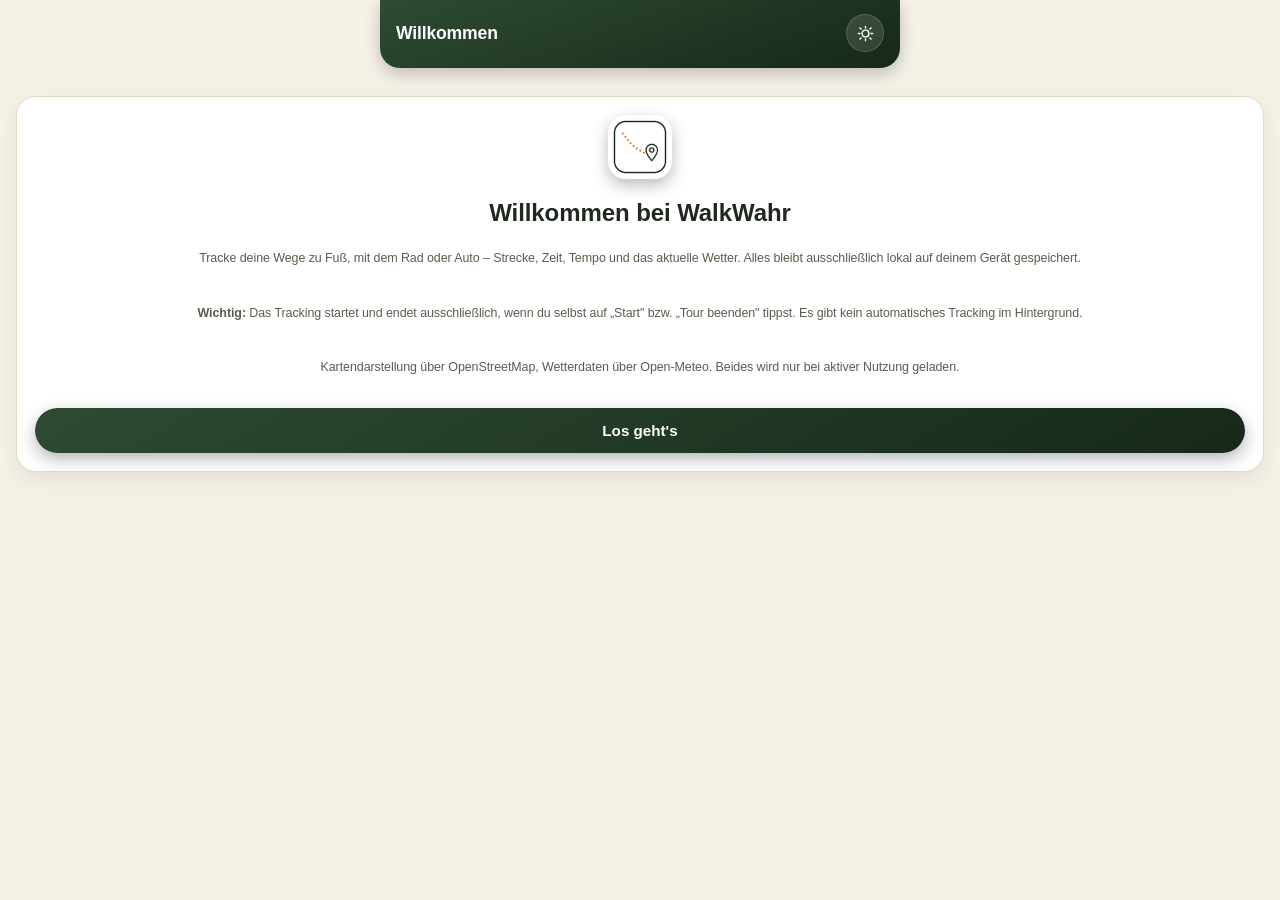
<file: index.html>
<!DOCTYPE html>
<html lang="de">
<head>
    <meta name="robots" content="noindex, nofollow">
<meta charset="UTF-8">
<meta http-equiv="refresh" content="0; url=wk-index.html">
<title>WalkWahr</title>
<script>window.location.replace("wk-index.html");</script>
</head>
<body>
<p><a href="wk-index.html">Weiter zu WalkWahr</a></p>
</body>
</html>
</file>
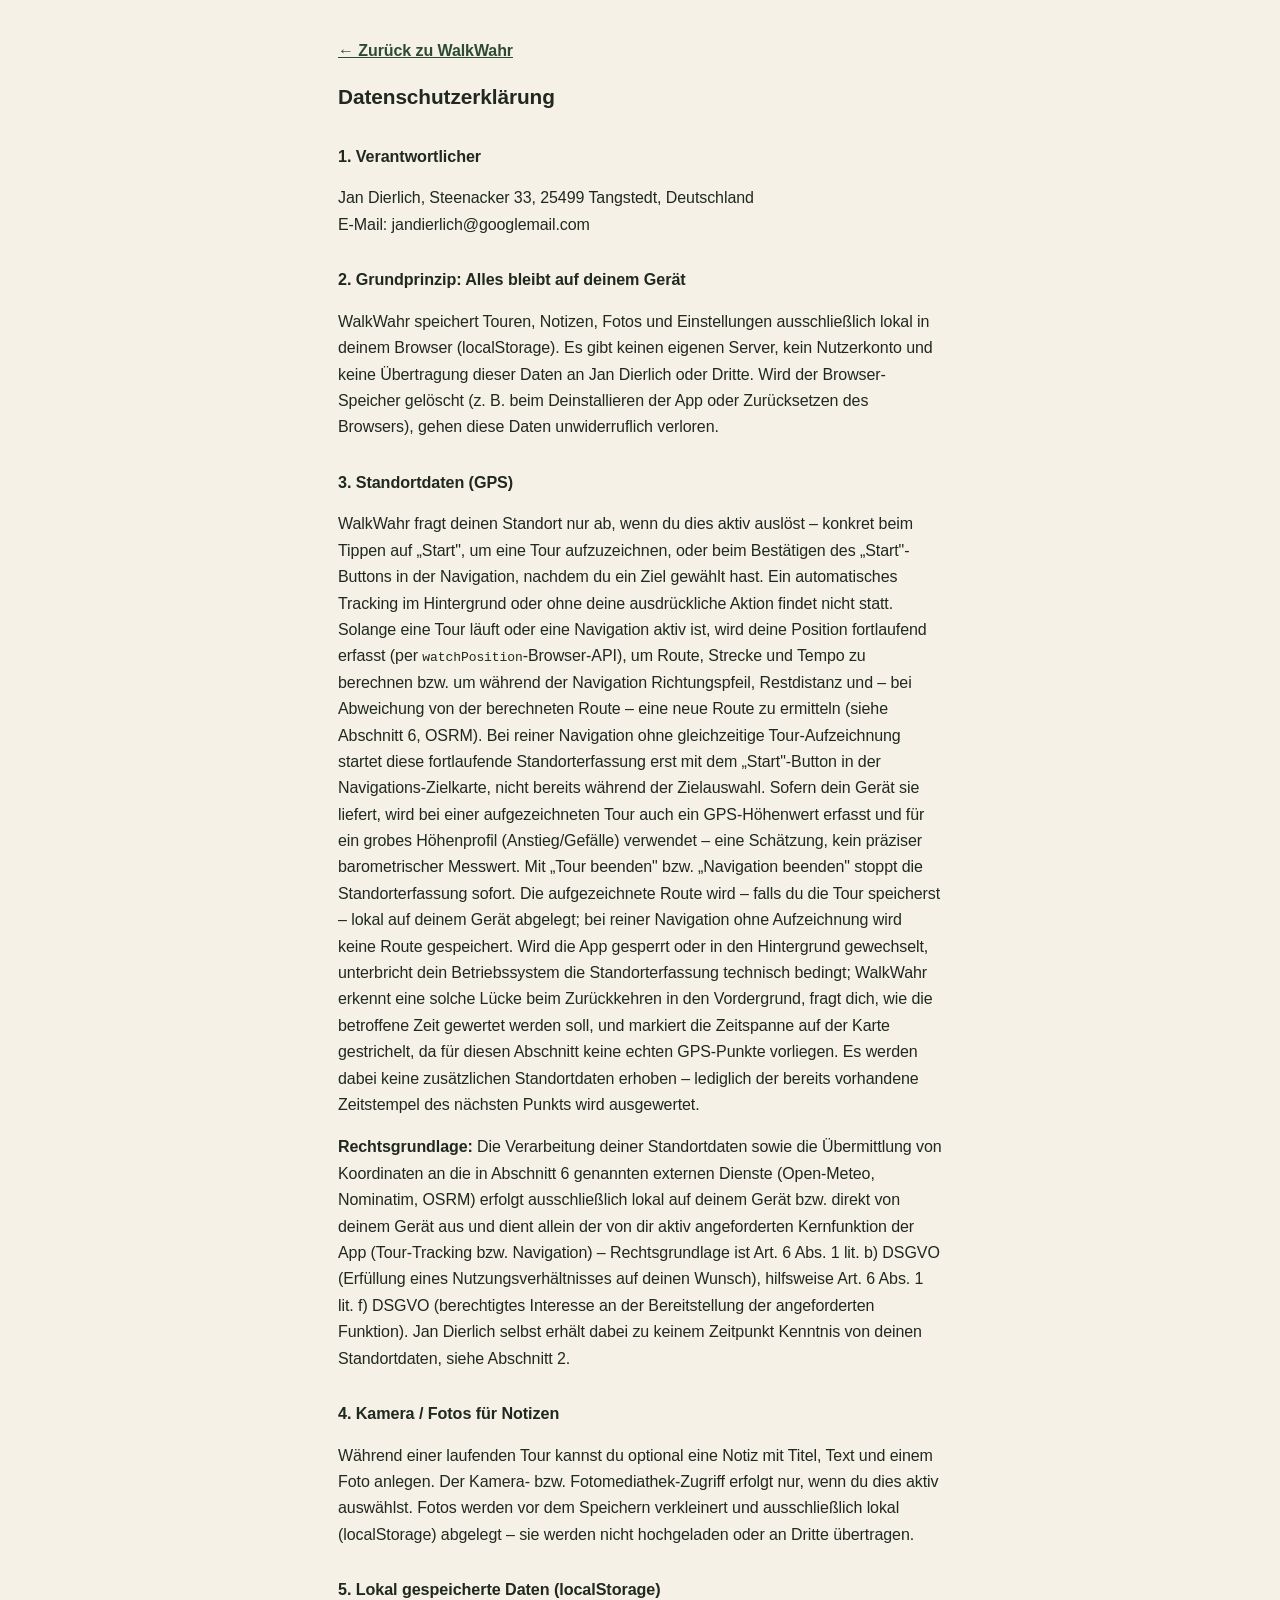
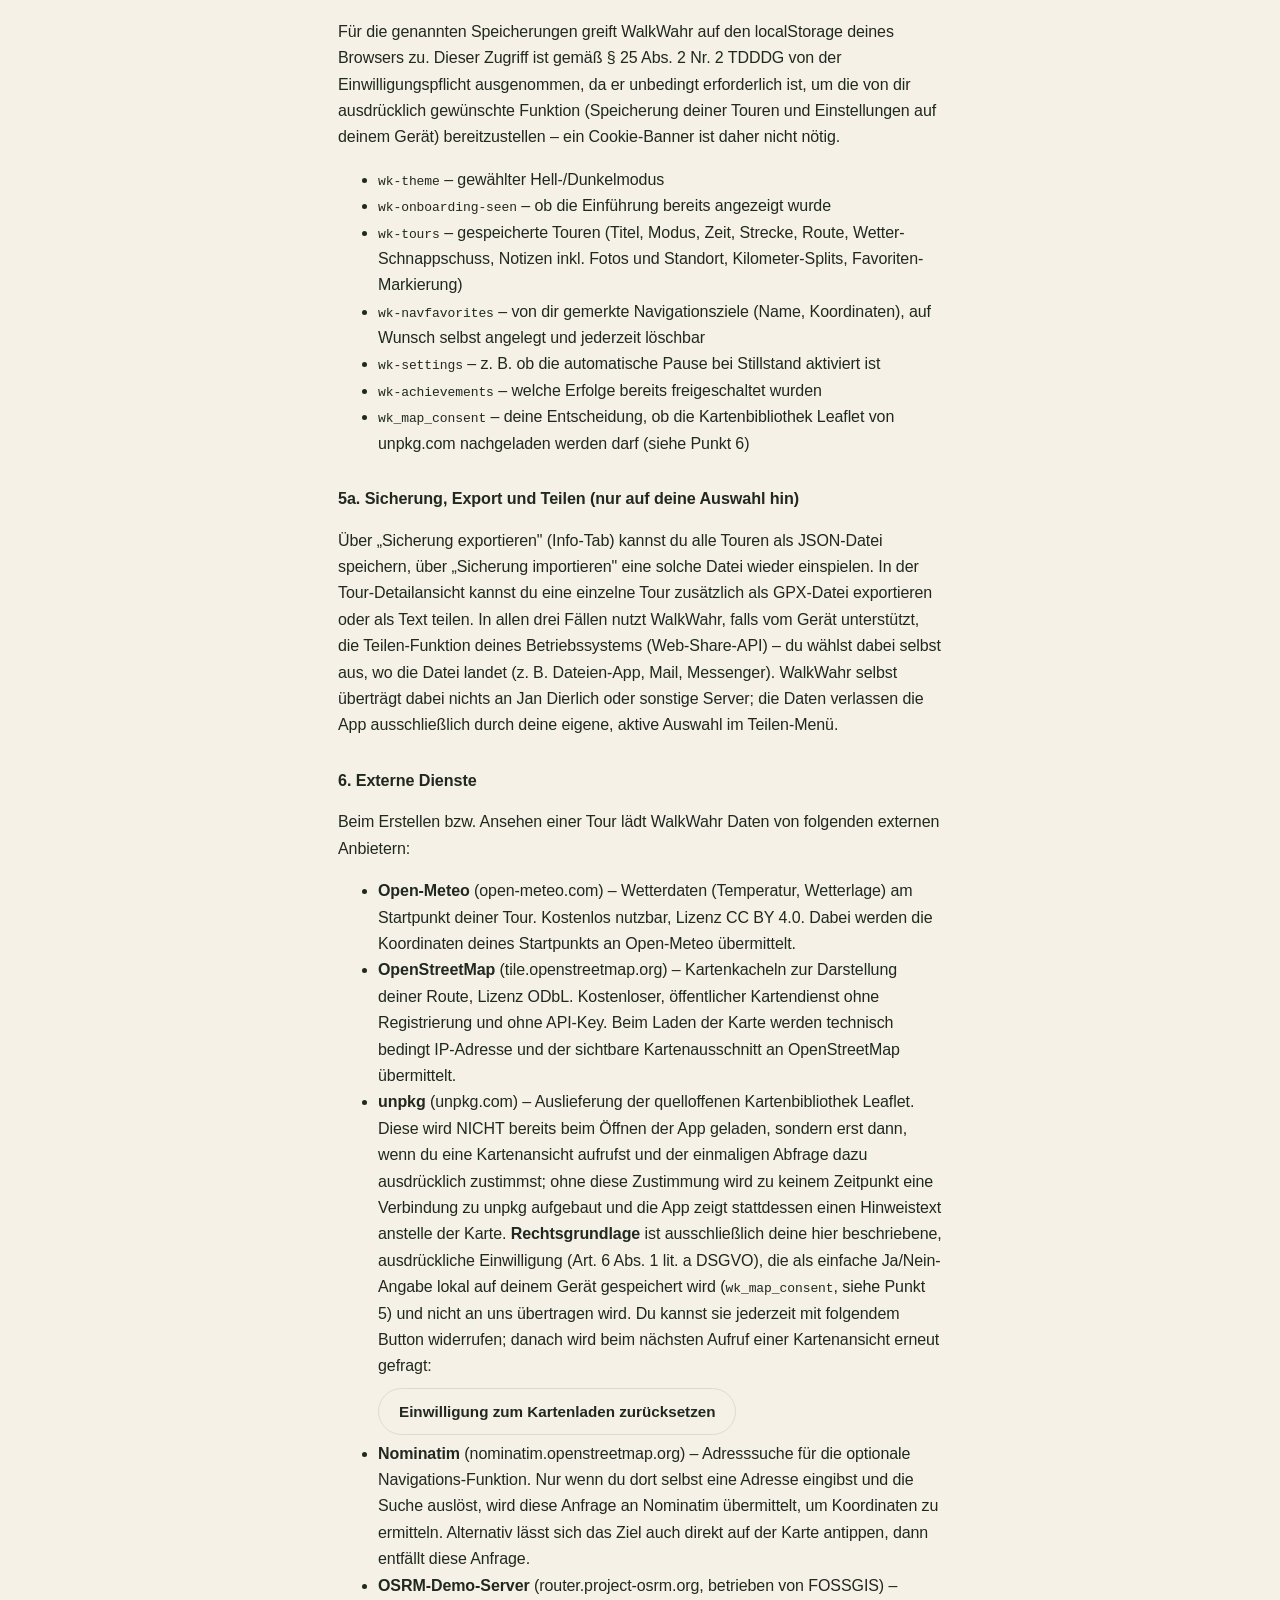
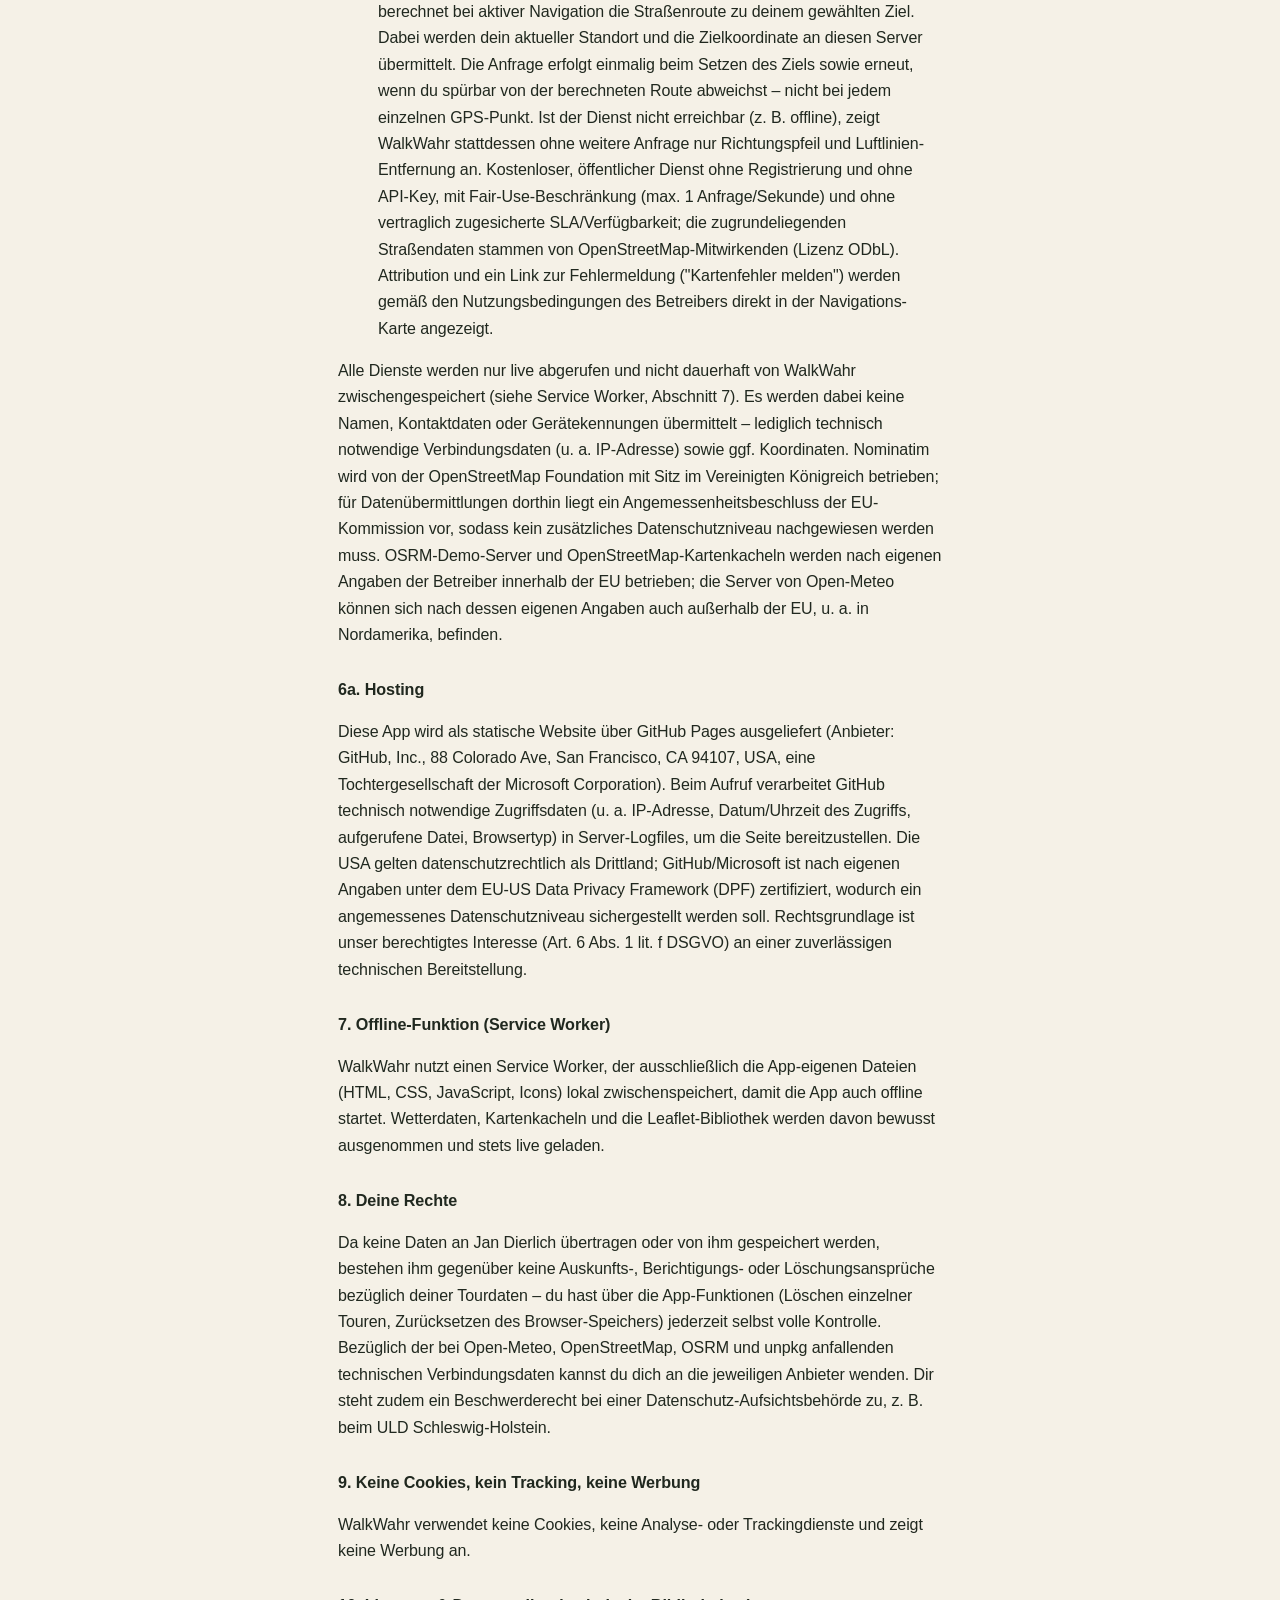
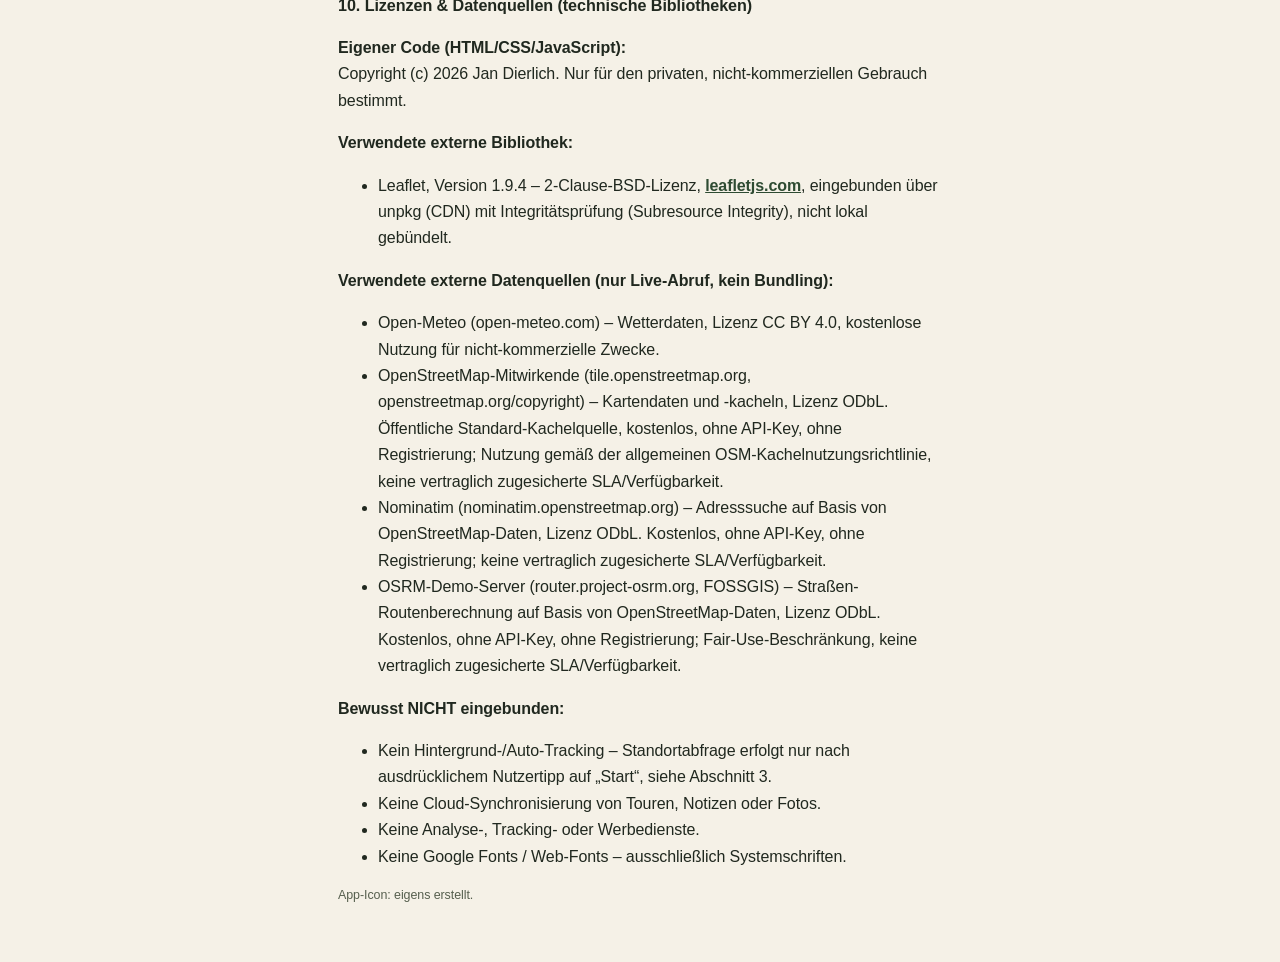
<file: wk-datenschutz.html>
<!DOCTYPE html>
<html lang="de">
<head>
    <meta name="robots" content="noindex, nofollow">
<meta charset="UTF-8">
<meta name="viewport" content="width=device-width, initial-scale=1, maximum-scale=1, user-scalable=no">
<title>Datenschutzerklärung – WalkWahr</title>
<link rel="icon" href="wk-icon-192.png">
<link rel="stylesheet" href="wk-style.css">
</head>
<body>
<div class="legalpage">
  <p><a href="wk-index.html">← Zurück zu WalkWahr</a></p>
  <h1>Datenschutzerklärung</h1>

  <h2>1. Verantwortlicher</h2>
  <p>
    Jan Dierlich, Steenacker 33, 25499 Tangstedt, Deutschland<br>
    E-Mail: jandierlich@googlemail.com
  </p>

  <h2>2. Grundprinzip: Alles bleibt auf deinem Gerät</h2>
  <p>WalkWahr speichert Touren, Notizen, Fotos und Einstellungen ausschließlich lokal in deinem Browser (localStorage). Es gibt keinen eigenen Server, kein Nutzerkonto und keine Übertragung dieser Daten an Jan Dierlich oder Dritte. Wird der Browser-Speicher gelöscht (z. B. beim Deinstallieren der App oder Zurücksetzen des Browsers), gehen diese Daten unwiderruflich verloren.</p>

  <h2>3. Standortdaten (GPS)</h2>
  <p>WalkWahr fragt deinen Standort nur ab, wenn du dies aktiv auslöst – konkret beim Tippen auf „Start", um eine Tour aufzuzeichnen, oder beim Bestätigen des „Start"-Buttons in der Navigation, nachdem du ein Ziel gewählt hast. Ein automatisches Tracking im Hintergrund oder ohne deine ausdrückliche Aktion findet nicht statt. Solange eine Tour läuft oder eine Navigation aktiv ist, wird deine Position fortlaufend erfasst (per <code>watchPosition</code>-Browser-API), um Route, Strecke und Tempo zu berechnen bzw. um während der Navigation Richtungspfeil, Restdistanz und – bei Abweichung von der berechneten Route – eine neue Route zu ermitteln (siehe Abschnitt 6, OSRM). Bei reiner Navigation ohne gleichzeitige Tour-Aufzeichnung startet diese fortlaufende Standorterfassung erst mit dem „Start"-Button in der Navigations-Zielkarte, nicht bereits während der Zielauswahl. Sofern dein Gerät sie liefert, wird bei einer aufgezeichneten Tour auch ein GPS-Höhenwert erfasst und für ein grobes Höhenprofil (Anstieg/Gefälle) verwendet – eine Schätzung, kein präziser barometrischer Messwert. Mit „Tour beenden" bzw. „Navigation beenden" stoppt die Standorterfassung sofort. Die aufgezeichnete Route wird – falls du die Tour speicherst – lokal auf deinem Gerät abgelegt; bei reiner Navigation ohne Aufzeichnung wird keine Route gespeichert. Wird die App gesperrt oder in den Hintergrund gewechselt, unterbricht dein Betriebssystem die Standorterfassung technisch bedingt; WalkWahr erkennt eine solche Lücke beim Zurückkehren in den Vordergrund, fragt dich, wie die betroffene Zeit gewertet werden soll, und markiert die Zeitspanne auf der Karte gestrichelt, da für diesen Abschnitt keine echten GPS-Punkte vorliegen. Es werden dabei keine zusätzlichen Standortdaten erhoben – lediglich der bereits vorhandene Zeitstempel des nächsten Punkts wird ausgewertet.</p>
  <p><strong>Rechtsgrundlage:</strong> Die Verarbeitung deiner Standortdaten sowie die Übermittlung von Koordinaten an die in Abschnitt 6 genannten externen Dienste (Open-Meteo, Nominatim, OSRM) erfolgt ausschließlich lokal auf deinem Gerät bzw. direkt von deinem Gerät aus und dient allein der von dir aktiv angeforderten Kernfunktion der App (Tour-Tracking bzw. Navigation) – Rechtsgrundlage ist Art. 6 Abs. 1 lit. b) DSGVO (Erfüllung eines Nutzungsverhältnisses auf deinen Wunsch), hilfsweise Art. 6 Abs. 1 lit. f) DSGVO (berechtigtes Interesse an der Bereitstellung der angeforderten Funktion). Jan Dierlich selbst erhält dabei zu keinem Zeitpunkt Kenntnis von deinen Standortdaten, siehe Abschnitt 2.</p>

  <h2>4. Kamera / Fotos für Notizen</h2>
  <p>Während einer laufenden Tour kannst du optional eine Notiz mit Titel, Text und einem Foto anlegen. Der Kamera- bzw. Fotomediathek-Zugriff erfolgt nur, wenn du dies aktiv auswählst. Fotos werden vor dem Speichern verkleinert und ausschließlich lokal (localStorage) abgelegt – sie werden nicht hochgeladen oder an Dritte übertragen.</p>

  <h2>5. Lokal gespeicherte Daten (localStorage)</h2>
  <p>Für die genannten Speicherungen greift WalkWahr auf den localStorage deines Browsers zu. Dieser Zugriff ist gemäß § 25 Abs. 2 Nr. 2 TDDDG von der Einwilligungspflicht ausgenommen, da er unbedingt erforderlich ist, um die von dir ausdrücklich gewünschte Funktion (Speicherung deiner Touren und Einstellungen auf deinem Gerät) bereitzustellen – ein Cookie-Banner ist daher nicht nötig.</p>
  <ul>
    <li><code>wk-theme</code> – gewählter Hell-/Dunkelmodus</li>
    <li><code>wk-onboarding-seen</code> – ob die Einführung bereits angezeigt wurde</li>
    <li><code>wk-tours</code> – gespeicherte Touren (Titel, Modus, Zeit, Strecke, Route, Wetter-Schnappschuss, Notizen inkl. Fotos und Standort, Kilometer-Splits, Favoriten-Markierung)</li>
    <li><code>wk-navfavorites</code> – von dir gemerkte Navigationsziele (Name, Koordinaten), auf Wunsch selbst angelegt und jederzeit löschbar</li>
    <li><code>wk-settings</code> – z. B. ob die automatische Pause bei Stillstand aktiviert ist</li>
    <li><code>wk-achievements</code> – welche Erfolge bereits freigeschaltet wurden</li>
    <li><code>wk_map_consent</code> – deine Entscheidung, ob die Kartenbibliothek Leaflet von unpkg.com nachgeladen werden darf (siehe Punkt 6)</li>
  </ul>

  <h2>5a. Sicherung, Export und Teilen (nur auf deine Auswahl hin)</h2>
  <p>Über „Sicherung exportieren" (Info-Tab) kannst du alle Touren als JSON-Datei speichern, über „Sicherung importieren" eine solche Datei wieder einspielen. In der Tour-Detailansicht kannst du eine einzelne Tour zusätzlich als GPX-Datei exportieren oder als Text teilen. In allen drei Fällen nutzt WalkWahr, falls vom Gerät unterstützt, die Teilen-Funktion deines Betriebssystems (Web-Share-API) – du wählst dabei selbst aus, wo die Datei landet (z. B. Dateien-App, Mail, Messenger). WalkWahr selbst überträgt dabei nichts an Jan Dierlich oder sonstige Server; die Daten verlassen die App ausschließlich durch deine eigene, aktive Auswahl im Teilen-Menü.</p>

  <h2>6. Externe Dienste</h2>
  <p>Beim Erstellen bzw. Ansehen einer Tour lädt WalkWahr Daten von folgenden externen Anbietern:</p>
  <ul>
    <li><strong>Open-Meteo</strong> (open-meteo.com) – Wetterdaten (Temperatur, Wetterlage) am Startpunkt deiner Tour. Kostenlos nutzbar, Lizenz CC BY 4.0. Dabei werden die Koordinaten deines Startpunkts an Open-Meteo übermittelt.</li>
    <li><strong>OpenStreetMap</strong> (tile.openstreetmap.org) – Kartenkacheln zur Darstellung deiner Route, Lizenz ODbL. Kostenloser, öffentlicher Kartendienst ohne Registrierung und ohne API-Key. Beim Laden der Karte werden technisch bedingt IP-Adresse und der sichtbare Kartenausschnitt an OpenStreetMap übermittelt.</li>
    <li><strong>unpkg</strong> (unpkg.com) – Auslieferung der quelloffenen Kartenbibliothek Leaflet. Diese wird NICHT bereits beim Öffnen der App geladen, sondern erst dann, wenn du eine Kartenansicht aufrufst und der einmaligen Abfrage dazu ausdrücklich zustimmst; ohne diese Zustimmung wird zu keinem Zeitpunkt eine Verbindung zu unpkg aufgebaut und die App zeigt stattdessen einen Hinweistext anstelle der Karte. <strong>Rechtsgrundlage</strong> ist ausschließlich deine hier beschriebene, ausdrückliche Einwilligung (Art. 6 Abs. 1 lit. a DSGVO), die als einfache Ja/Nein-Angabe lokal auf deinem Gerät gespeichert wird (<code>wk_map_consent</code>, siehe Punkt 5) und nicht an uns übertragen wird. Du kannst sie jederzeit mit folgendem Button widerrufen; danach wird beim nächsten Aufruf einer Kartenansicht erneut gefragt:
      <br><button type="button" id="map-consent-reset-btn" class="btn btn-outline" style="margin-top:8px;">Einwilligung zum Kartenladen zurücksetzen</button>
      <span id="map-consent-reset-status" class="small" style="display:block;margin-top:6px;"></span>
    </li>
    <li><strong>Nominatim</strong> (nominatim.openstreetmap.org) – Adresssuche für die optionale Navigations-Funktion. Nur wenn du dort selbst eine Adresse eingibst und die Suche auslöst, wird diese Anfrage an Nominatim übermittelt, um Koordinaten zu ermitteln. Alternativ lässt sich das Ziel auch direkt auf der Karte antippen, dann entfällt diese Anfrage.</li>
    <li><strong>OSRM-Demo-Server</strong> (router.project-osrm.org, betrieben von FOSSGIS) – berechnet bei aktiver Navigation die Straßenroute zu deinem gewählten Ziel. Dabei werden dein aktueller Standort und die Zielkoordinate an diesen Server übermittelt. Die Anfrage erfolgt einmalig beim Setzen des Ziels sowie erneut, wenn du spürbar von der berechneten Route abweichst – nicht bei jedem einzelnen GPS-Punkt. Ist der Dienst nicht erreichbar (z. B. offline), zeigt WalkWahr stattdessen ohne weitere Anfrage nur Richtungspfeil und Luftlinien-Entfernung an. Kostenloser, öffentlicher Dienst ohne Registrierung und ohne API-Key, mit Fair-Use-Beschränkung (max. 1 Anfrage/Sekunde) und ohne vertraglich zugesicherte SLA/Verfügbarkeit; die zugrundeliegenden Straßendaten stammen von OpenStreetMap-Mitwirkenden (Lizenz ODbL). Attribution und ein Link zur Fehlermeldung ("Kartenfehler melden") werden gemäß den Nutzungsbedingungen des Betreibers direkt in der Navigations-Karte angezeigt.</li>
  </ul>
  <p>Alle Dienste werden nur live abgerufen und nicht dauerhaft von WalkWahr zwischengespeichert (siehe Service Worker, Abschnitt 7). Es werden dabei keine Namen, Kontaktdaten oder Gerätekennungen übermittelt – lediglich technisch notwendige Verbindungsdaten (u. a. IP-Adresse) sowie ggf. Koordinaten. Nominatim wird von der OpenStreetMap Foundation mit Sitz im Vereinigten Königreich betrieben; für Datenübermittlungen dorthin liegt ein Angemessenheitsbeschluss der EU-Kommission vor, sodass kein zusätzliches Datenschutzniveau nachgewiesen werden muss. OSRM-Demo-Server und OpenStreetMap-Kartenkacheln werden nach eigenen Angaben der Betreiber innerhalb der EU betrieben; die Server von Open-Meteo können sich nach dessen eigenen Angaben auch außerhalb der EU, u. a. in Nordamerika, befinden.</p>

  <h2>6a. Hosting</h2>
  <p>Diese App wird als statische Website über GitHub Pages ausgeliefert (Anbieter: GitHub, Inc., 88 Colorado Ave, San Francisco, CA 94107, USA, eine Tochtergesellschaft der Microsoft Corporation). Beim Aufruf verarbeitet GitHub technisch notwendige Zugriffsdaten (u. a. IP-Adresse, Datum/Uhrzeit des Zugriffs, aufgerufene Datei, Browsertyp) in Server-Logfiles, um die Seite bereitzustellen. Die USA gelten datenschutzrechtlich als Drittland; GitHub/Microsoft ist nach eigenen Angaben unter dem EU-US Data Privacy Framework (DPF) zertifiziert, wodurch ein angemessenes Datenschutzniveau sichergestellt werden soll. Rechtsgrundlage ist unser berechtigtes Interesse (Art. 6 Abs. 1 lit. f DSGVO) an einer zuverlässigen technischen Bereitstellung.</p>

  <h2>7. Offline-Funktion (Service Worker)</h2>
  <p>WalkWahr nutzt einen Service Worker, der ausschließlich die App-eigenen Dateien (HTML, CSS, JavaScript, Icons) lokal zwischenspeichert, damit die App auch offline startet. Wetterdaten, Kartenkacheln und die Leaflet-Bibliothek werden davon bewusst ausgenommen und stets live geladen.</p>

  <h2>8. Deine Rechte</h2>
  <p>Da keine Daten an Jan Dierlich übertragen oder von ihm gespeichert werden, bestehen ihm gegenüber keine Auskunfts-, Berichtigungs- oder Löschungsansprüche bezüglich deiner Tourdaten – du hast über die App-Funktionen (Löschen einzelner Touren, Zurücksetzen des Browser-Speichers) jederzeit selbst volle Kontrolle. Bezüglich der bei Open-Meteo, OpenStreetMap, OSRM und unpkg anfallenden technischen Verbindungsdaten kannst du dich an die jeweiligen Anbieter wenden. Dir steht zudem ein Beschwerderecht bei einer Datenschutz-Aufsichtsbehörde zu, z. B. beim ULD Schleswig-Holstein.</p>

  <h2>9. Keine Cookies, kein Tracking, keine Werbung</h2>
  <p>WalkWahr verwendet keine Cookies, keine Analyse- oder Trackingdienste und zeigt keine Werbung an.</p>

  <h2 id="lizenzen">10. Lizenzen &amp; Datenquellen (technische Bibliotheken)</h2>
  <p><strong>Eigener Code (HTML/CSS/JavaScript):</strong><br>Copyright (c) 2026 Jan Dierlich. Nur für den privaten, nicht-kommerziellen Gebrauch bestimmt.</p>
  <p><strong>Verwendete externe Bibliothek:</strong></p>
  <ul>
    <li>Leaflet, Version 1.9.4 – 2-Clause-BSD-Lizenz, <a href="https://leafletjs.com/" target="_blank" rel="noopener">leafletjs.com</a>, eingebunden über unpkg (CDN) mit Integritätsprüfung (Subresource Integrity), nicht lokal gebündelt.</li>
  </ul>
  <p><strong>Verwendete externe Datenquellen (nur Live-Abruf, kein Bundling):</strong></p>
  <ul>
    <li>Open-Meteo (open-meteo.com) – Wetterdaten, Lizenz CC BY 4.0, kostenlose Nutzung für nicht-kommerzielle Zwecke.</li>
    <li>OpenStreetMap-Mitwirkende (tile.openstreetmap.org, openstreetmap.org/copyright) – Kartendaten und -kacheln, Lizenz ODbL. Öffentliche Standard-Kachelquelle, kostenlos, ohne API-Key, ohne Registrierung; Nutzung gemäß der allgemeinen OSM-Kachelnutzungsrichtlinie, keine vertraglich zugesicherte SLA/Verfügbarkeit.</li>
    <li>Nominatim (nominatim.openstreetmap.org) – Adresssuche auf Basis von OpenStreetMap-Daten, Lizenz ODbL. Kostenlos, ohne API-Key, ohne Registrierung; keine vertraglich zugesicherte SLA/Verfügbarkeit.</li>
    <li>OSRM-Demo-Server (router.project-osrm.org, FOSSGIS) – Straßen-Routenberechnung auf Basis von OpenStreetMap-Daten, Lizenz ODbL. Kostenlos, ohne API-Key, ohne Registrierung; Fair-Use-Beschränkung, keine vertraglich zugesicherte SLA/Verfügbarkeit.</li>
  </ul>
  <p><strong>Bewusst NICHT eingebunden:</strong></p>
  <ul>
    <li>Kein Hintergrund-/Auto-Tracking – Standortabfrage erfolgt nur nach ausdrücklichem Nutzertipp auf „Start“, siehe Abschnitt 3.</li>
    <li>Keine Cloud-Synchronisierung von Touren, Notizen oder Fotos.</li>
    <li>Keine Analyse-, Tracking- oder Werbedienste.</li>
    <li>Keine Google Fonts / Web-Fonts – ausschließlich Systemschriften.</li>
  </ul>
  <p class="small">App-Icon: eigens erstellt.</p>
</div>
<script>
  (function () {
    var btn = document.getElementById("map-consent-reset-btn");
    var status = document.getElementById("map-consent-reset-status");
    if (!btn) return;
    btn.addEventListener("click", function () {
      try {
        var hadConsent = localStorage.getItem("wk_map_consent") !== null;
        localStorage.removeItem("wk_map_consent");
        status.textContent = hadConsent
          ? "Erledigt: Deine bisherige Wahl wurde gelöscht. Beim nächsten Öffnen einer Karte wirst du erneut gefragt."
          : "Es war noch keine Wahl gespeichert.";
      } catch (e) {
        status.textContent = "Zurücksetzen war nicht möglich (Browser-Speicher nicht verfügbar).";
      }
    });
  })();
</script>
</body>
</html>
</file>
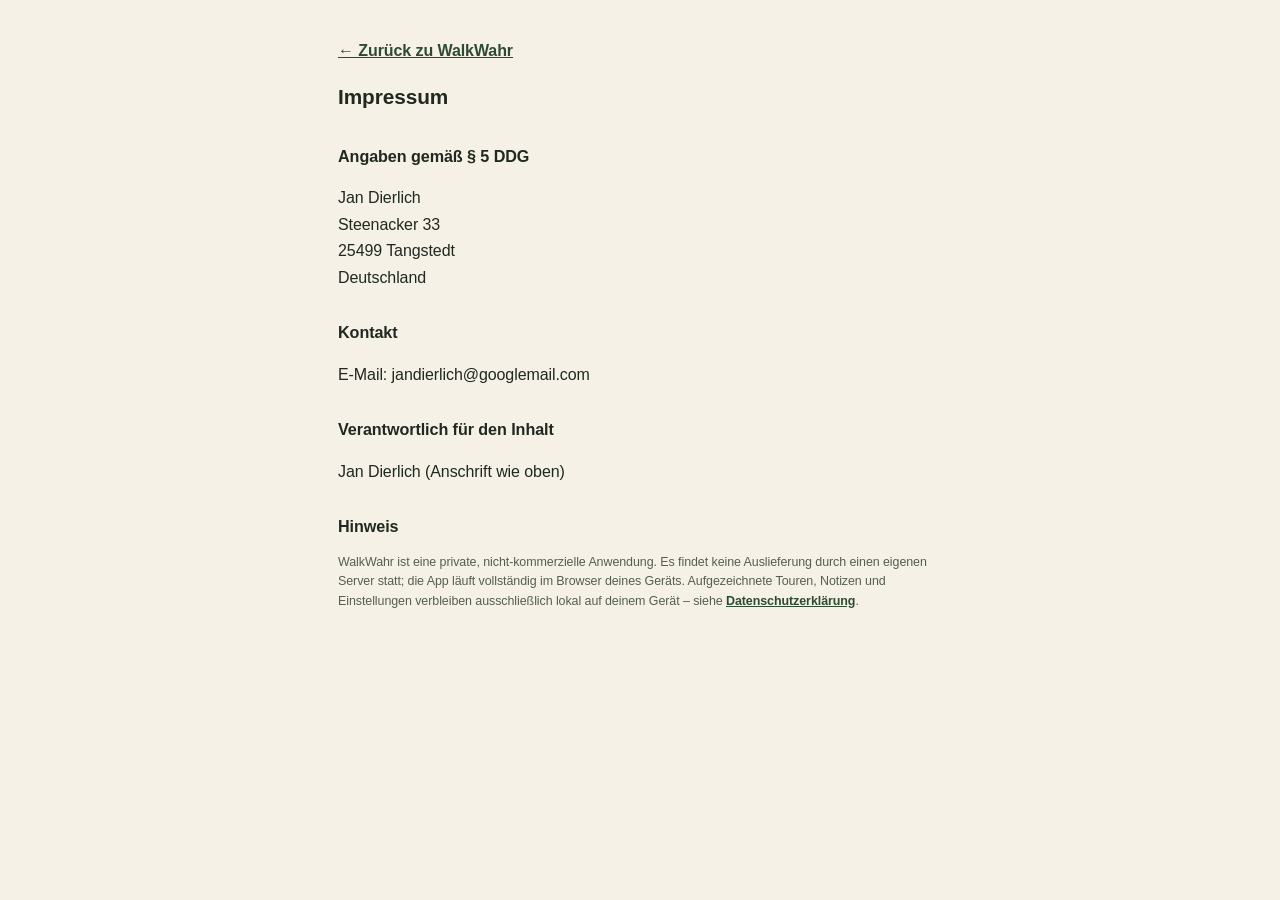
<file: wk-impressum.html>
<!DOCTYPE html>
<html lang="de">
<head>
    <meta name="robots" content="noindex, nofollow">
<meta charset="UTF-8">
<meta name="viewport" content="width=device-width, initial-scale=1, maximum-scale=1, user-scalable=no">
<title>Impressum – WalkWahr</title>
<link rel="icon" href="wk-icon-192.png">
<link rel="stylesheet" href="wk-style.css">
</head>
<body>
<div class="legalpage">
  <p><a href="wk-index.html">← Zurück zu WalkWahr</a></p>
  <h1>Impressum</h1>

  <h2>Angaben gemäß § 5 DDG</h2>
  <p>
    Jan Dierlich<br>
    Steenacker 33<br>
    25499 Tangstedt<br>
    Deutschland
  </p>

  <h2>Kontakt</h2>
  <p>E-Mail: jandierlich@googlemail.com</p>

  <h2>Verantwortlich für den Inhalt</h2>
  <p>Jan Dierlich (Anschrift wie oben)</p>

  <h2>Hinweis</h2>
  <p class="small">WalkWahr ist eine private, nicht-kommerzielle Anwendung. Es findet keine Auslieferung durch einen eigenen Server statt; die App läuft vollständig im Browser deines Geräts. Aufgezeichnete Touren, Notizen und Einstellungen verbleiben ausschließlich lokal auf deinem Gerät – siehe <a href="wk-datenschutz.html">Datenschutzerklärung</a>.</p>
</div>
</body>
</html>
</file>
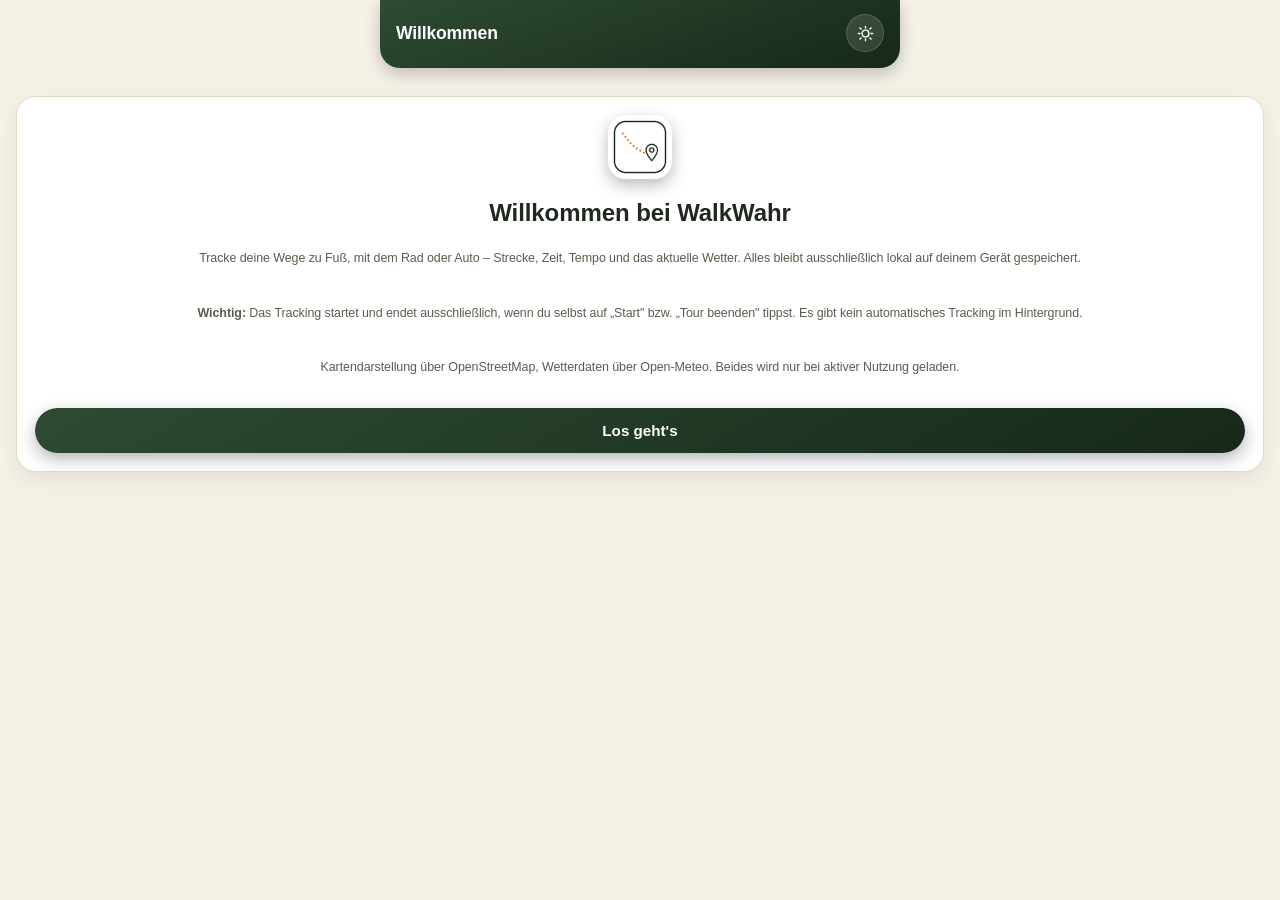
<file: wk-index.html>
<!DOCTYPE html>
<html lang="de">
<head>
    <meta name="robots" content="noindex, nofollow">
<meta charset="UTF-8">
<meta name="viewport" content="width=device-width, initial-scale=1, maximum-scale=1, user-scalable=no, viewport-fit=cover">
<title>WalkWahr</title>
<meta name="description" content="WalkWahr – Strecken zu Fuß, mit dem Rad oder Auto manuell tracken, mit Wetter und Verlauf. Alles lokal auf deinem Gerät.">
<meta name="theme-color" content="#16281A">
<link rel="manifest" href="manifest.json">
<link rel="apple-touch-icon" href="wk-icon-180.png">
<link rel="icon" href="wk-icon-192.png">
<meta name="apple-mobile-web-app-capable" content="yes">
<meta name="apple-mobile-web-app-status-bar-style" content="default">
<meta name="apple-mobile-web-app-title" content="WalkWahr">
<link rel="stylesheet" href="wk-style.css">
</head>
<body>
<div class="icon-sprite" aria-hidden="true">
<svg xmlns="http://www.w3.org/2000/svg">
<symbol id="icon-back" viewBox="0 0 24 24"><path d="M15 4 7 12l8 8"/></symbol>
<symbol id="icon-theme" viewBox="0 0 24 24"><path d="M12 3v2M12 19v2M5 5l1.4 1.4M17.6 17.6 19 19M3 12h2M19 12h2M5 19l1.4-1.4M17.6 6.4 19 5"/><circle cx="12" cy="12" r="4.3"/></symbol>
<symbol id="icon-close" viewBox="0 0 24 24"><path d="M6 6l12 12M18 6 6 18"/></symbol>
<symbol id="icon-expand" viewBox="0 0 24 24"><path d="M9 3H4v5M15 21h5v-5M4 15v5h5M20 9V4h-5"/></symbol>
<symbol id="icon-history" viewBox="0 0 24 24"><path d="M4 5v6h6"/><path d="M4.5 11a8 8 0 1 1 2 5.3"/><path d="M12 8v4.5l3 2"/></symbol>
<symbol id="icon-stats" viewBox="0 0 24 24"><path d="M5 20V11M12 20V5M19 20v-7"/><path d="M3 20h18"/></symbol>
<symbol id="icon-info" viewBox="0 0 24 24"><circle cx="12" cy="12" r="8.3"/><path d="M12 11v5.3M12 7.7v.1"/></symbol>
<symbol id="icon-play" viewBox="0 0 24 24"><path class="filled" d="M8 5.5v13l11-6.5z"/></symbol>
<symbol id="icon-pause" viewBox="0 0 24 24"><path d="M8 5.5v13M16 5.5v13"/></symbol>
<symbol id="icon-stop" viewBox="0 0 24 24"><rect x="6" y="6" width="12" height="12" rx="2.5"/></symbol>
<symbol id="icon-pin" viewBox="0 0 24 24"><path d="M12 21s7-6.4 7-11.7A7 7 0 0 0 5 9.3C5 14.6 12 21 12 21Z"/><circle cx="12" cy="9.3" r="2.2"/></symbol>
<symbol id="icon-star" viewBox="0 0 24 24"><path d="m12 4 2.4 5.3 5.6.6-4.2 3.9 1.2 5.7L12 16.6l-5 2.9 1.2-5.7-4.2-3.9 5.6-.6Z"/></symbol>
<symbol id="icon-star-filled" viewBox="0 0 24 24"><path class="filled" d="m12 4 2.4 5.3 5.6.6-4.2 3.9 1.2 5.7L12 16.6l-5 2.9 1.2-5.7-4.2-3.9 5.6-.6Z"/></symbol>
<symbol id="icon-trash" viewBox="0 0 24 24"><path d="M5 7h14M9.5 7V5a1.5 1.5 0 0 1 1.5-1.5h2A1.5 1.5 0 0 1 14.5 5v2M7 7l1 13.5h8L17 7"/><path d="M10.2 11v6M13.8 11v6"/></symbol>
<symbol id="icon-map" viewBox="0 0 24 24"><path d="M9 4 4 6v14l5-2 6 2 5-2V4l-5 2-6-2Z"/><path d="M9 4v14M15 6v14"/></symbol>
<symbol id="icon-share" viewBox="0 0 24 24"><path d="M12 15V4M8.5 7.5 12 4l3.5 3.5"/><path d="M5 12v6.5A1.5 1.5 0 0 0 6.5 20h11a1.5 1.5 0 0 0 1.5-1.5V12"/></symbol>
<symbol id="icon-download" viewBox="0 0 24 24"><path d="M12 4v11M8 11.5 12 15l4-3.5"/><path d="M5 17v1.5A1.5 1.5 0 0 0 6.5 20h11a1.5 1.5 0 0 0 1.5-1.5V17"/></symbol>
<symbol id="icon-upload" viewBox="0 0 24 24"><path d="M12 15V4M8 7.5 12 4l4 3.5"/><path d="M5 17v1.5A1.5 1.5 0 0 0 6.5 20h11a1.5 1.5 0 0 0 1.5-1.5V17"/></symbol><symbol id="icon-compass" viewBox="0 0 24 24"><circle cx="12" cy="12" r="8.3"/><path class="filled" d="m14.8 9.2-1.6 4.4-4.4 1.6 1.6-4.4Z"/></symbol>
<symbol id="icon-nav-arrow" viewBox="0 0 24 24"><path class="filled" d="M12 2 5 21l7-4.6L19 21Z"/></symbol>
<symbol id="icon-walk" viewBox="0 0 24 24"><circle cx="13.7" cy="4.4" r="1.9"/><path d="M11 8l-2.2 3.3L6 13.4M11 8l3.8 1.6 1.9 4.6M7.7 21l2.6-6.2 2.6 1.3L15 21M6 13.4l2.7 1"/></symbol>
<symbol id="icon-bike" viewBox="0 0 24 24"><circle cx="5.8" cy="17" r="3.2"/><circle cx="18.2" cy="17" r="3.2"/><path d="M5.8 17 9.5 8h3l2.4 4.3M9.5 8H8M18.2 17 14.7 9.7"/><circle cx="15" cy="6.3" r="1.5"/></symbol>
<symbol id="icon-car" viewBox="0 0 24 24"><path d="M4.5 16.5v-4l1.8-4.3A2 2 0 0 1 8.1 7h7.8a2 2 0 0 1 1.8 1.2l1.8 4.3v4"/><path d="M4.5 16.5h15M6.5 16.5v2M17.5 16.5v2"/><circle cx="7.5" cy="16.5" r="1.5"/><circle cx="16.5" cy="16.5" r="1.5"/></symbol>
<symbol id="icon-flag" viewBox="0 0 24 24"><path d="M6 21V4"/><path d="M6 5h11l-2.5 3.5L17 12H6"/></symbol>
<symbol id="icon-medal" viewBox="0 0 24 24"><path d="M9 3h6l-2 6h-2Z"/><circle cx="12" cy="14.5" r="5.5"/><path d="M12 11.5v6M9.3 13l2.7 1.5 2.7-1.5"/></symbol>
<symbol id="icon-trophy" viewBox="0 0 24 24"><path d="M8 4h8v5a4 4 0 0 1-8 0Z"/><path d="M8 5H5.5A1.5 1.5 0 0 0 4 6.5C4 8.5 5.5 10 8 10M16 5h2.5A1.5 1.5 0 0 1 20 6.5c0 2-1.5 3.5-4 3.5"/><path d="M12 13v3M9 20h6M10 20v-2.5a2 2 0 0 1 4 0V20"/></symbol>
<symbol id="icon-milestone" viewBox="0 0 24 24"><path d="M6 21V9"/><path d="M6 5h11l-2.5 2.5L17 10H6"/><path d="M4 21h6"/></symbol>
<symbol id="icon-sparkle" viewBox="0 0 24 24"><path d="M12 3v4M12 17v4M3 12h4M17 12h4M6 6l2.5 2.5M15.5 15.5 18 18M18 6l-2.5 2.5M8.5 15.5 6 18"/></symbol>
<symbol id="icon-peak" viewBox="0 0 24 24"><path d="m3 18 6-10 3 5 2-3 7 8Z"/><path d="m11 10.5 1.3 2"/></symbol>
<symbol id="icon-flame" viewBox="0 0 24 24"><path d="M12 21c-3.6 0-6-2.3-6-5.6 0-2.6 1.8-4 2.6-6.4.5 1 1 1.6 1.7 1.6.3-3 1.5-5 3.8-6.6-.4 2 .1 3.6 1.4 5 1 1 2.5 2.6 2.5 5.4 0 3.6-2.6 6.6-6 6.6Z"/></symbol>
<symbol id="icon-calendar" viewBox="0 0 24 24"><rect x="4" y="5.5" width="16" height="14.5" rx="2"/><path d="M4 10h16M8 3.5v3M16 3.5v3"/></symbol></svg>
</div>
<div class="app" id="app">

  <!-- ============ TOPBAR (immer sichtbar) ============ -->
  <header class="topbar">
    <button class="iconbtn back" id="btnBack" hidden aria-label="Zurück"><svg class="icon"><use href="#icon-back"/></svg></button>
    <h1 id="pageTitle"><img src="wk-icon-title.png" alt="" class="titleicon">WalkWahr</h1>
    <button class="iconbtn" id="btnTheme" aria-label="Hell/Dunkel"><svg class="icon"><use href="#icon-theme"/></svg></button>
  </header>

  <!-- ============ CONTENT: 4 TABS ============ -->
  <main class="content" id="content">

    <!-- ---- TAB: START ---- -->
    <section class="tabview active" id="tab-start">
      <div class="hero" id="homeGreeting">
        <div class="hero-top">
          <div>
            <div class="hero-line" id="greetLine">Bereit für die nächste Tour?</div>
            <div class="hero-sub">Gehen, Rad oder Auto – du tippst, wir zeichnen auf.</div>
          </div>
          <div class="hero-pin"><svg class="icon"><use href="#icon-pin"/></svg></div>
        </div>
      </div>

      <div class="quicktiles">
        <button class="qtile" data-tab="history">
          <span class="qic"><svg class="icon"><use href="#icon-history"/></svg></span><span class="qlbl">Verlauf</span>
        </button>
        <button class="qtile" data-tab="stats">
          <span class="qic"><svg class="icon"><use href="#icon-stats"/></svg></span><span class="qlbl">Statistik</span>
        </button>
        <button class="qtile" data-tab="info">
          <span class="qic"><svg class="icon"><use href="#icon-info"/></svg></span><span class="qlbl">Info</span>
        </button>
      </div>

      <div class="card newtour-card">
        <strong class="cardtitle">Neue Tour starten</strong>
        <div class="modeselect" id="sessionSelect">
          <button class="mode active" data-session="track"><span class="ic"><svg class="icon"><use href="#icon-pin"/></svg></span>Aufzeichnen</button>
          <button class="mode" data-session="navigate"><span class="ic"><svg class="icon"><use href="#icon-compass"/></svg></span>Navigation</button>
        </div>
        <div class="modeselect navtrackselect" id="navTrackSelect" style="display:none;">
          <button class="mode active" data-navtrack="yes"><span class="ic"><svg class="icon"><use href="#icon-pin"/></svg></span>Mit Aufzeichnung</button>
          <button class="mode" data-navtrack="no"><span class="ic"><svg class="icon"><use href="#icon-compass"/></svg></span>Ohne Aufzeichnung</button>
        </div>
        <div class="modeselect" id="modeSelect">
          <button class="mode active" data-mode="walk"><span class="ic"><svg class="icon"><use href="#icon-walk"/></svg></span>Gehen</button>
          <button class="mode" data-mode="bike"><span class="ic"><svg class="icon"><use href="#icon-bike"/></svg></span>Rad</button>
          <button class="mode" data-mode="car"><span class="ic"><svg class="icon"><use href="#icon-car"/></svg></span>Auto</button>
        </div>
        <button class="btn btn-primary btn-block" id="btnStartTour">Start</button>
        <p class="small" id="newtourHint">Modus wählen und auf „Start" tippen. Aufzeichnung startet erst mit diesem Tipp und läuft nur, solange die App geöffnet ist.</p>
      </div>

      <div class="card weekstrip">
        <div class="weekstrip-item"><span class="wsval" id="wsDist">0,0 km</span><span class="wslbl">Diese Woche</span></div>
        <div class="weekstrip-div"></div>
        <div class="weekstrip-item"><span class="wsval" id="wsCount">0</span><span class="wslbl">Touren</span></div>
      </div>

    </section>

    <!-- ---- TAB: VERLAUF ---- -->
    <section class="tabview" id="tab-history">
      <div class="historytoolbar">
        <div class="filterrow" id="historyFilters">
          <button class="filterchip active" data-filter="all">Alle</button>
          <button class="filterchip" data-filter="walk"><svg class="icon"><use href="#icon-walk"/></svg> Gehen</button>
          <button class="filterchip" data-filter="bike"><svg class="icon"><use href="#icon-bike"/></svg> Rad</button>
          <button class="filterchip" data-filter="car"><svg class="icon"><use href="#icon-car"/></svg> Auto</button>
          <button class="filterchip" data-filter="fav"><svg class="icon"><use href="#icon-star-filled"/></svg> Favoriten</button>
        </div>
        <select class="sortselect" id="historySort">
          <option value="newest">Neueste zuerst</option>
          <option value="oldest">Älteste zuerst</option>
          <option value="longest">Längste zuerst</option>
          <option value="shortest">Kürzeste zuerst</option>
        </select>
      </div>
      <div id="historyList" style="display:flex;flex-direction:column;gap:10px;"></div>
    </section>

    <!-- ---- TAB: STATISTIK ---- -->
    <section class="tabview" id="tab-stats">
      <div class="filterrow" id="statsFilters">
        <button class="filterchip active" data-filter="all">Gesamt</button>
        <button class="filterchip" data-filter="walk"><svg class="icon"><use href="#icon-walk"/></svg> Gehen</button>
        <button class="filterchip" data-filter="bike"><svg class="icon"><use href="#icon-bike"/></svg> Rad</button>
        <button class="filterchip" data-filter="car"><svg class="icon"><use href="#icon-car"/></svg> Auto</button>
      </div>
      <div class="statgrid">
        <div class="statbox"><div class="val" id="statCount">0</div><div class="lbl">Touren</div></div>
        <div class="statbox"><div class="val" id="statDistanceSum">0,0 km</div><div class="lbl">Gesamtstrecke</div></div>
        <div class="statbox"><div class="val" id="statTimeSum">0h 0m</div><div class="lbl">Gesamtzeit</div></div>
        <div class="statbox"><div class="val" id="statAvgAll">0,0 km/h</div><div class="lbl">Ø Tempo</div></div>
      </div>
      <div class="card">
        <strong class="cardtitle">Rekorde</strong>
        <div class="statgrid" style="margin-top:10px;">
          <div class="statbox"><div class="val" id="statLongest">–</div><div class="lbl">Längste Tour</div></div>
          <div class="statbox"><div class="val" id="statFastest">–</div><div class="lbl">Schnellstes Ø-Tempo</div></div>
        </div>
      </div>
      <div class="card">
        <strong class="cardtitle">Diese Woche</strong>
        <div class="statgrid" style="margin-top:10px;">
          <div class="statbox"><div class="val" id="statWeekDist">0,0 km</div><div class="lbl">Strecke</div></div>
          <div class="statbox"><div class="val" id="statWeekCount">0</div><div class="lbl">Touren</div></div>
        </div>
      </div>
    </section>

    <!-- ---- TAB: INFO ---- -->
    <section class="tabview" id="tab-info">
      <div class="card">
        <strong class="cardtitle">Über WalkWahr</strong>
        <p class="small">Version 10 · Tracking ausschließlich manuell, alle Daten nur lokal auf diesem Gerät.</p>
      </div>

      <div class="card">
        <strong class="cardtitle">Erfolge</strong>
        <div class="badgegrid" id="badgeGrid"></div>
      </div>

      <div class="card">
        <strong class="cardtitle">Einstellungen</strong>
        <div class="togglewrap">
          <span>Automatische Pause bei Stillstand</span>
          <button class="btn btn-warm btn-toggle" id="btnToggleAutopause">Aus</button>
        </div>
        <p class="small">Erkennt während einer laufenden Tour, wenn du länger stehst, und pausiert Zeit &amp; Strecke automatisch – gestartet und beendet wird eine Tour weiterhin ausschließlich von dir.</p>
        <div class="togglewrap">
          <span>Onboarding erneut anzeigen</span>
          <button class="btn btn-warm" id="btnReplayOnboarding">Anzeigen</button>
        </div>
      </div>

      <div class="card" style="display:flex;flex-direction:column;gap:10px;">
        <strong class="cardtitle">Daten &amp; Sicherung</strong>
        <p class="small">Alle Touren liegen nur lokal auf diesem Gerät. Sichere sie als Datei, um sie auf dem Telefon abzulegen (z. B. in der Dateien-App) oder auf ein neues Gerät zu übertragen.</p>
        <div class="btn-row">
          <button class="btn btn-outline btn-block" id="btnExportBackup"><svg class="icon"><use href="#icon-download"/></svg> Sicherung exportieren</button>
          <button class="btn btn-outline btn-block" id="btnImportBackup"><svg class="icon"><use href="#icon-upload"/></svg> Sicherung importieren</button>
        </div>
        <input type="file" id="fileImportBackup" accept="application/json" hidden>
      </div>

      <div class="card" style="display:flex;flex-direction:column;gap:10px;">
        <a href="wk-impressum.html">Impressum</a>
        <a href="wk-datenschutz.html">Datenschutzerklärung</a>
        <a href="wk-datenschutz.html#lizenzen">Lizenzen &amp; Datenquellen</a>
      </div>
    </section>
  </main>

  <!-- ============ OVERLAY: ONBOARDING ============ -->
  <div class="overlay" id="ov-onboarding">
    <div class="overlay-scroll">
      <div class="card onboard-card">
        <img src="wk-icon-title.png" alt="" class="onboard-icon">
        <h2 style="margin:10px 0 0;">Willkommen bei WalkWahr</h2>
        <p class="small">Tracke deine Wege zu Fuß, mit dem Rad oder Auto – Strecke, Zeit, Tempo und das aktuelle Wetter. Alles bleibt ausschließlich lokal auf deinem Gerät gespeichert.</p>
        <p class="small"><strong>Wichtig:</strong> Das Tracking startet und endet ausschließlich, wenn du selbst auf „Start" bzw. „Tour beenden" tippst. Es gibt kein automatisches Tracking im Hintergrund.</p>
        <p class="small">Kartendarstellung über OpenStreetMap, Wetterdaten über Open-Meteo. Beides wird nur bei aktiver Nutzung geladen.</p>
        <button class="btn btn-primary btn-block" id="btnOnboardingOk">Los geht's</button>
      </div>
    </div>
  </div>

  <!-- ============ OVERLAY: LIVE TRACKING ============ -->
  <div class="overlay overlay-map" id="ov-live">
    <div class="livemapwrap" id="livemapwrap">
      <div id="map"></div>
      <div class="turnalert" id="turnAlert" aria-hidden="true">
        <div class="turnalert-arrow" id="turnAlertArrow"></div>
      </div>
      <button class="mapicon-btn mapexpand" id="btnMapExpand" aria-label="Karte vergrößern"><svg class="icon"><use href="#icon-expand"/></svg></button>
      <button class="mapicon-btn mapcollapse" id="btnMapCollapse" aria-label="Karte verkleinern"><svg class="icon"><use href="#icon-close"/></svg></button>
    </div>
    <div class="livesheet">
      <div class="card navcard" id="navCard" style="display:none;">
        <div id="navSearchBox">
          <strong class="cardtitle">Navigation</strong>
          <p class="small">Straßenroute mit Richtungspfeil, Entfernung, Ankunftszeit und Abbiege-Hinweisen. Ohne Verbindung zeigt der Pfeil stattdessen die Luftlinie zum Ziel.</p>
          <div id="navFavoritesBox" style="display:none;">
            <div class="navfavtitle"><svg class="icon"><use href="#icon-star-filled"/></svg> Favoriten</div>
            <div id="navFavorites" class="navresults"></div>
            <div class="navsearchdiv"><span>oder</span></div>
          </div>
          <div class="navsearchrow">
            <input type="text" id="navAddressInput" placeholder="Adresse eingeben…">
            <button class="btn" id="btnNavSearch">Suchen</button>
          </div>
          <div id="navResults" class="navresults"></div>
          <div class="navsearchdiv"><span>oder</span></div>
          <button class="btn btn-block" id="btnNavPick"><svg class="icon"><use href="#icon-pin"/></svg> Ziel auf der Karte antippen</button>
          <p class="small" id="navPickHint" style="display:none;">Jetzt auf einen Punkt in der Karte oben tippen, um ihn als Ziel zu setzen.</p>
        </div>
        <div id="navActiveBox" class="navactive" style="display:none;">
          <div class="navactive-row">
            <div class="navarrowwrap"><div class="navarrow" id="navArrow"><svg class="icon"><use href="#icon-nav-arrow"/></svg></div></div>
            <div class="navinfo">
              <div class="navdist" id="navDist">– km</div>
              <div class="navlabel" id="navLabel">Ziel</div>
              <div class="navapprox" id="navApprox" style="display:none;">≈ ungefähre Lage – keine Hausnummer in den Kartendaten erfasst</div>
              <div class="navinstruction" id="navInstruction" style="display:none;"></div>
            </div>
            <button class="navfavbtn" id="btnNavFav" aria-label="Als Favorit merken"><svg class="icon"><use href="#icon-star"/></svg></button>
          </div>
          <button class="btn btn-primary btn-block" id="btnNavStart" style="display:none;"><svg class="icon"><use href="#icon-play"/></svg> Start</button>
          <button class="linkbtn" id="btnNavCancel">Neues Ziel</button>
        </div>
        <p class="small navattrib">Adressdaten: © OpenStreetMap-Mitwirkende (Nominatim) · Routing: © OpenStreetMap-Mitwirkende, berechnet über OSRM (FOSSGIS) · <a href="https://www.openstreetmap.org/fixthemap" target="_blank" rel="noopener">Kartenfehler melden</a></p>
      </div>
      <div class="livebig" id="liveTrackUI">
        <div class="num" id="liveDistance">0,00</div>
        <div class="unit">Kilometer · <span id="liveModeLabel">Gehen</span></div>
      </div>
      <div class="statgrid" id="liveStatgrid">
        <div class="statbox"><div class="val" id="liveTime">00:00</div><div class="lbl">Dauer</div></div>
        <div class="statbox"><div class="val" id="liveSpeed">0,0</div><div class="lbl">Aktuell km/h</div></div>
        <div class="statbox"><div class="val" id="liveAvg">0,0</div><div class="lbl">Ø km/h</div></div>
        <div class="statbox"><div class="val" id="liveMax">0,0</div><div class="lbl">Max km/h</div></div>
      </div>
      <div class="weatherline" id="liveWeather" style="display:none;"></div>
      <div class="btn-row" id="liveTrackBtnRow">
        <button class="btn btn-warm btn-block" id="btnPauseTour"><svg class="icon"><use href="#icon-pause"/></svg> Pause</button>
        <button class="btn btn-warm btn-block" id="btnAddNote"><svg class="icon"><use href="#icon-pin"/></svg> Notiz</button>
      </div>
      <button class="btn btn-danger btn-block btn-lg" id="btnStopTour"><svg class="icon"><use href="#icon-stop"/></svg> Tour beenden</button>
      <div class="small" id="gpsHint"></div>
    </div>
  </div>

  <!-- ============ OVERLAY: KARTEN-EINWILLIGUNG (Leaflet-CDN) ============ -->
  <div class="overlay overlay-modal" id="ov-map-consent">
    <div class="overlay-scroll">
      <div class="card notebox">
        <strong class="cardtitle">Karte laden?</strong>
        <p class="small">Für die Kartenansicht wird einmalig die quelloffene Bibliothek Leaflet von einem externen Content Delivery Network (unpkg.com) nachgeladen. Dabei wird deine IP-Adresse an unpkg.com übertragen. Alle anderen Funktionen (Aufzeichnung, Strecke, Zeit, Tempo) laufen unabhängig davon immer lokal auf deinem Gerät weiter.</p>
        <p class="small">Deine Wahl wird auf diesem Gerät gespeichert und danach nicht erneut abgefragt.</p>
        <div class="btn-row" style="margin-top:14px;">
          <button class="btn btn-outline btn-block" id="btnMapConsentDecline">Ohne Karte fortfahren</button>
          <button class="btn btn-primary btn-block" id="btnMapConsentAccept">Karte laden</button>
        </div>
      </div>
    </div>
  </div>

  <!-- ============ OVERLAY: NOTE (Modal über Live) ============ -->
  <div class="overlay overlay-modal" id="ov-note">
    <div class="overlay-scroll">
      <div class="card notebox">
        <strong class="cardtitle">Notiz zum aktuellen Standort</strong>
        <div style="margin-top:10px;">
          <input type="text" id="noteTitle" placeholder="Kurztitel (optional)">
          <textarea id="noteText" placeholder="Was ist hier bemerkenswert?"></textarea>
        </div>
        <div style="margin-top:10px;">
          <input type="file" id="notePhoto" accept="image/*" capture="environment">
        </div>
        <div class="btn-row" style="margin-top:14px;">
          <button class="btn btn-outline btn-block" id="btnNoteCancel">Abbrechen</button>
          <button class="btn btn-primary btn-block" id="btnNoteSave">Speichern</button>
        </div>
      </div>
    </div>
  </div>

  <!-- ============ OVERLAY: SUMMARY ============ -->
  <!-- ============ OVERLAY: HINTERGRUND-LÜCKE (Modal über Live) ============ -->
  <div class="overlay overlay-modal" id="ov-bggap">
    <div class="overlay-scroll">
      <div class="card notebox">
        <strong class="cardtitle">App war im Hintergrund</strong>
        <p class="small" id="bgGapText">Die Aufzeichnung hat für einige Zeit keine Position erhalten, weil die App im Hintergrund war. Wie soll diese Zeit gewertet werden?</p>
        <p class="small">Die Strecke in dieser Zeitspanne wird auf der Karte gestrichelt dargestellt, da für diesen Abschnitt keine GPS-Punkte vorliegen.</p>
        <div class="btn-row" style="margin-top:14px;">
          <button class="btn btn-outline btn-block" id="btnBgGapActive">Normal zählen</button>
          <button class="btn btn-primary btn-block" id="btnBgGapPause">Als Pause werten</button>
        </div>
      </div>
    </div>
  </div>

  <div class="overlay" id="ov-summary">
    <div class="overlay-scroll">
      <div class="statichmapwrap">
        <div id="summaryMap"></div>
        <button class="mapicon-btn mapexpand" aria-label="Karte vergrößern"><svg class="icon"><use href="#icon-expand"/></svg></button>
        <button class="mapicon-btn mapcollapse" aria-label="Karte verkleinern"><svg class="icon"><use href="#icon-close"/></svg></button>
      </div>
      <div class="statgrid">
        <div class="statbox"><div class="val" id="sumDistance">0,00 km</div><div class="lbl">Strecke</div></div>
        <div class="statbox"><div class="val" id="sumTime">00:00</div><div class="lbl">Dauer</div></div>
        <div class="statbox"><div class="val" id="sumAvg">0,0 km/h</div><div class="lbl">Ø Tempo</div></div>
        <div class="statbox"><div class="val" id="sumMax">0,0 km/h</div><div class="lbl">Höchsttempo</div></div>
      </div>
      <div class="weatherline" id="sumWeather" style="display:none;"></div>
      <div class="card" id="sumElevationCard" style="display:none;">
        <strong class="cardtitle">Höhenprofil</strong>
        <div id="sumElevationChart" style="margin-top:8px;"></div>
        <div class="statgrid" style="margin-top:10px;">
          <div class="statbox"><div class="val" id="sumAscent">–</div><div class="lbl">Anstieg</div></div>
          <div class="statbox"><div class="val" id="sumDescent">–</div><div class="lbl">Gefälle</div></div>
        </div>
        <p class="small">Grobe Schätzung anhand der GPS-Höhenwerte deines Geräts – ohne barometrischen Sensor nicht hochpräzise.</p>
      </div>
      <div class="card" id="sumSplitsCard" style="display:none;">
        <strong class="cardtitle">Kilometer-Splits</strong>
        <div id="sumSplitsList" class="splitlist"></div>
        <p class="small">Grobe Schätzung anhand der aufgezeichneten Punkte.</p>
      </div>
      <div class="card" id="sumNotesCard" style="display:none;">
        <strong class="cardtitle">Notizen dieser Tour</strong>
        <div id="sumNotesList" style="margin-top:8px;display:flex;flex-direction:column;gap:8px;"></div>
      </div>
      <div class="card notebox">
        <strong class="cardtitle">Tour speichern?</strong>
        <div style="margin-top:10px;">
          <input type="text" id="sumTitle" placeholder="Name der Tour (optional)">
        </div>
        <div class="btn-row">
          <button class="btn btn-outline btn-block" id="btnDiscardTour">Verwerfen</button>
          <button class="btn btn-primary btn-block" id="btnSaveTour">Speichern</button>
        </div>
      </div>
    </div>
  </div>

  <!-- ============ OVERLAY: TOUR DETAIL ============ -->
  <div class="overlay" id="ov-detail">
    <div class="overlay-scroll">
      <div class="dettitlerow">
        <strong class="cardtitle" id="detTitleText">Tour</strong>
        <button class="linkbtn" id="btnEditTitle">Bearbeiten</button>
      </div>
      <div class="statichmapwrap">
        <div id="detailMap"></div>
        <button class="mapicon-btn mapfav" id="btnToggleFavorite" aria-label="Favorit"><svg class="icon"><use href="#icon-star"/></svg></button>
        <button class="mapicon-btn mapexpand" aria-label="Karte vergrößern"><svg class="icon"><use href="#icon-expand"/></svg></button>
        <button class="mapicon-btn mapcollapse" aria-label="Karte verkleinern"><svg class="icon"><use href="#icon-close"/></svg></button>
      </div>
      <div class="statgrid">
        <div class="statbox"><div class="val" id="detDistance">0,00 km</div><div class="lbl">Strecke</div></div>
        <div class="statbox"><div class="val" id="detTime">00:00</div><div class="lbl">Dauer</div></div>
        <div class="statbox"><div class="val" id="detAvg">0,0 km/h</div><div class="lbl">Ø Tempo</div></div>
        <div class="statbox"><div class="val" id="detMax">0,0 km/h</div><div class="lbl">Höchsttempo</div></div>
      </div>
      <div class="weatherline" id="detWeather" style="display:none;"></div>
      <div class="card" id="detElevationCard" style="display:none;">
        <strong class="cardtitle">Höhenprofil</strong>
        <div id="detElevationChart" style="margin-top:8px;"></div>
        <div class="statgrid" style="margin-top:10px;">
          <div class="statbox"><div class="val" id="detAscent">–</div><div class="lbl">Anstieg</div></div>
          <div class="statbox"><div class="val" id="detDescent">–</div><div class="lbl">Gefälle</div></div>
        </div>
        <p class="small">Grobe Schätzung anhand der GPS-Höhenwerte deines Geräts – ohne barometrischen Sensor nicht hochpräzise.</p>
      </div>
      <div class="card" id="detSplitsCard" style="display:none;">
        <strong class="cardtitle">Kilometer-Splits</strong>
        <div id="detSplitsList" class="splitlist"></div>
        <p class="small">Grobe Schätzung anhand der aufgezeichneten Punkte.</p>
      </div>
      <div class="card" id="detNotesCard" style="display:none;">
        <strong class="cardtitle">Notizen</strong>
        <div id="detNotesList" style="margin-top:8px;display:flex;flex-direction:column;gap:8px;"></div>
      </div>
      <button class="btn btn-outline btn-block" id="btnShareTour"><svg class="icon"><use href="#icon-share"/></svg> Tour teilen</button>
      <div class="btn-row">
        <button class="btn btn-outline btn-block" id="btnExportGpx"><svg class="icon"><use href="#icon-map"/></svg> Als GPX exportieren</button>
        <button class="btn btn-danger btn-block" id="btnDeleteTour"><svg class="icon"><use href="#icon-trash"/></svg> Löschen</button>
      </div>
    </div>
  </div>

  <div class="toast" id="toast"></div>
  <div class="undotoast" id="undoToast">
    <span id="undoToastMsg"></span>
    <button id="btnUndoDelete">Rückgängig</button>
  </div>
</div>

<script src="wk-app.js"></script>
</body>
</html>
</file>
<file: wk-style.css>
:root{
  --bg:#F5F1E7;
  --card:#FFFFFF;
  --text:#20281F;
  --text-soft:#565F4E;
  --accent:#2E4B32;
  --accent2:#1B3220;
  --accent-soft:#E4E8DA;
  --btn-warm:#EEEBDD;
  --border:#E0DBC9;
  --brand-a:#2E4B32;
  --brand-b:#16281A;
  --on-brand:#FFFFFF;
  --trail:#A84F29;
  --trail-soft:#F3E3D6;
  --green:#2A7240;
  --green-bg:#E4F0E1;
  --yellow:#925D09;
  --yellow-bg:#FBEFD7;
  --red:#B13A2E;
  --red-bg:#FBE7E1;
  --shadow:0 8px 20px rgba(32,40,31,.08);
  --shadow-lg:0 16px 36px rgba(32,40,31,.16);
  --radius:20px;
  --safe-bottom:env(safe-area-inset-bottom, 0px);
  --safe-top:env(safe-area-inset-top, 0px);
  color-scheme:light;
}
[data-theme="dark"]{
  --bg:#131C13;
  --card:#1E2B1D;
  --text:#EAEEE3;
  --text-soft:#9AA893;
  --accent:#7FB489;
  --accent2:#5A9468;
  --accent-soft:#243620;
  --btn-warm:#22301E;
  --border:#324429;
  --brand-a:#2E4B32;
  --brand-b:#0F1C10;
  --on-brand:#FFFFFF;
  --trail:#E28352;
  --trail-soft:#2E2015;
  --green:#8FD19B;
  --green-bg:#1E3327;
  --yellow:#F2C368;
  --yellow-bg:#3A2E15;
  --red:#F09090;
  --red-bg:#3A1E1E;
  --shadow:0 8px 20px rgba(0,0,0,.42);
  --shadow-lg:0 16px 36px rgba(0,0,0,.55);
  color-scheme:dark;
}

*{box-sizing:border-box; -webkit-tap-highlight-color:transparent;}
html,body{margin:0;padding:0;height:100%;}
body{
  background:var(--bg);
  color:var(--text);
  font-family:-apple-system,sans-serif;
  font-weight:400;
  transition:background .35s ease,color .35s ease;
  touch-action:pan-x pan-y;
  overscroll-behavior-y:contain;
  -webkit-font-smoothing:antialiased;
  letter-spacing:-0.005em;
}
button,input,select,textarea{font-family:inherit;}
a{color:var(--accent);}
.icon{width:1em;height:1em;display:inline-block;vertical-align:-0.15em;fill:none;stroke:currentColor;stroke-width:1.8;stroke-linecap:round;stroke-linejoin:round;flex-shrink:0;}
.icon .filled{fill:currentColor;stroke:none;}
.icon.filled *{fill:currentColor;stroke:none;}
.icon-sprite{position:absolute;width:0;height:0;overflow:hidden;}
.topbar h1,.cardtitle,.hero-line,.legalpage h1,.legalpage h2{font-family:-apple-system,sans-serif; font-weight:650;}
.wsval,.statbox .val,.goalbig,.livebig .num,.monthbar-val,.skpace,.leaflet-popup-content strong{font-family:ui-monospace,SFMono-Regular,Menlo,monospace; font-weight:500;}

.app{max-width:520px;margin:0 auto;min-height:100vh;display:flex;flex-direction:column;position:relative;}

/* ---------- Topbar (immer sichtbar) ---------- */
.topbar{
  display:flex;align-items:center;justify-content:space-between;gap:10px;
  padding:calc(14px + var(--safe-top)) 16px 16px;position:sticky;top:0;z-index:50;
  background:linear-gradient(160deg,var(--brand-a) 0%,var(--brand-b) 100%);
  border-radius:0 0 20px 20px;
  box-shadow:0 6px 16px rgba(8,11,24,.22);
  border-bottom:none;
}
.topbar h1{font-size:1.1rem;margin:0;display:flex;align-items:center;gap:9px;font-weight:650;letter-spacing:-0.01em;flex:1;min-width:0;color:#fff;}
.titleicon{width:27px;height:27px;border-radius:8px;display:block;box-shadow:0 2px 8px rgba(0,0,0,.3);flex-shrink:0;}
.iconbtn{
  background:rgba(255,255,255,.12);border:1px solid rgba(255,255,255,.16);border-radius:999px;
  width:38px;height:38px;display:flex;align-items:center;justify-content:center;flex-shrink:0;
  color:#fff;box-shadow:none;transition:transform .12s ease;
}
.iconbtn .icon{width:19px;height:19px;}
.iconbtn:active{transform:scale(0.92);}
.iconbtn[hidden]{display:none;}

/* Gedämpfte Topbar während laufender Live-Tour: Karte/Werte sollen im Vordergrund stehen */
#app:has(#ov-live.open) .topbar{
  background:var(--card);
  border-radius:0;
  box-shadow:0 1px 0 var(--border);
}
#app:has(#ov-live.open) .topbar h1{color:var(--text);text-shadow:none;}
#app:has(#ov-live.open) .titleicon{box-shadow:0 2px 6px rgba(10,14,30,0.2);}
#app:has(#ov-live.open) .iconbtn{
  background:var(--card);border:1px solid var(--border);color:var(--text);box-shadow:var(--shadow);
}

/* ---------- Content / tabs ---------- */
.content{flex:1;padding:22px 16px calc(28px + var(--safe-bottom));display:flex;flex-direction:column;}
.tabview{display:none;flex-direction:column;gap:14px;animation:fadeUp .3s ease;}
.tabview.active{display:flex;}
@keyframes fadeUp{from{opacity:0;transform:translateY(8px);}to{opacity:1;transform:translateY(0);}}

/* ---------- Overlays (Vollbild-Abläufe) ---------- */
.overlay{
  display:none;position:fixed;inset:0;z-index:40;background:var(--bg);
  flex-direction:column;
}
.overlay.open{display:flex;}
.overlay-scroll{flex:1;overflow-y:auto;padding:calc(96px + var(--safe-top)) 16px calc(28px + var(--safe-bottom));display:flex;flex-direction:column;gap:14px;}
.overlay-modal{align-items:center;justify-content:center;background:rgba(8,11,24,0.5);}
[data-theme="dark"] .overlay-modal{background:rgba(0,0,0,0.6);}
.overlay-modal .overlay-scroll{flex:none;width:100%;max-width:480px;padding:16px;justify-content:center;}

/* ---------- Hero (Start-Tab Begrüßung): Höhenlinien-Motiv als eigenständiges Erkennungsmerkmal ---------- */
.hero{
  position:relative;overflow:hidden;
  background:linear-gradient(150deg,var(--brand-a),var(--brand-b));color:#fff;
  border-radius:var(--radius);padding:24px 20px;box-shadow:0 10px 24px rgba(8,11,24,.28);
}
.hero::before{
  content:"";position:absolute;inset:0;opacity:.5;pointer-events:none;
  background-image:
    url("data:image/svg+xml,%3Csvg xmlns='http://www.w3.org/2000/svg' width='420' height='200' viewBox='0 0 420 200'%3E%3Cg fill='none' stroke='%23ffffff' stroke-opacity='0.16' stroke-width='1.4'%3E%3Cpath d='M-20 150 Q60 110 120 140 T260 130 T440 155'/%3E%3Cpath d='M-20 170 Q70 135 140 162 T280 150 T440 178'/%3E%3Cpath d='M-20 30 Q80 -5 150 22 T300 12 T440 38'/%3E%3Cpath d='M-20 55 Q90 20 160 48 T310 36 T440 62'/%3E%3C/g%3E%3C/svg%3E");
  background-size:cover;background-position:center;
}
.hero-top{position:relative;display:flex;align-items:flex-start;justify-content:space-between;gap:12px;}
.hero-line{font-size:1.05rem;font-weight:650;position:relative;letter-spacing:-0.01em;}
.hero-sub{font-size:.8rem;opacity:.8;margin-top:4px;position:relative;font-weight:500;}
.hero-pin{
  position:relative;flex-shrink:0;width:38px;height:38px;border-radius:50%;
  background:rgba(255,255,255,.14);border:1px solid rgba(255,255,255,.22);
  display:flex;align-items:center;justify-content:center;
}
.hero-pin .icon{width:19px;height:19px;}

.cardtitle{display:block;margin-bottom:2px;font-weight:650;font-size:.98rem;}

.card{
  background:var(--card);border-radius:var(--radius);padding:18px;box-shadow:var(--shadow);
  border:1px solid var(--border);
}
.newtour-card{display:flex;flex-direction:column;gap:12px;}

/* ---------- Startseite: Kachel-Schnellzugriff ---------- */
.quicktiles{display:grid;grid-template-columns:repeat(3,1fr);gap:10px;}
.qtile{
  display:flex;flex-direction:column;align-items:center;justify-content:center;gap:6px;
  background:var(--card);border:1px solid var(--border);border-radius:16px;
  padding:14px 6px;box-shadow:var(--shadow);color:var(--text);
  transition:transform .12s ease,background .15s ease;
}
.qtile:active{transform:scale(0.96);}
.qtile .qic{
  width:38px;height:38px;border-radius:50%;display:flex;align-items:center;justify-content:center;
  background:var(--accent-soft);color:var(--accent);font-size:1.15rem;
}
[data-theme="dark"] .qtile .qic{color:var(--accent);}
.qtile .qlbl{font-size:.72rem;font-weight:600;color:var(--text-soft);}

.weekstrip{display:flex;align-items:center;justify-content:space-around;padding:16px 12px;}
.weekstrip-item{display:flex;flex-direction:column;align-items:center;gap:3px;}
.wsval{font-size:1.25rem;font-weight:500;color:var(--accent);}
.wslbl{font-size:.71rem;color:var(--text-soft);font-weight:500;}
.weekstrip-div{width:1px;height:34px;background:var(--border);}

.btn{
  border:none;border-radius:999px;padding:14px 20px;font-size:.95rem;font-weight:650;
  display:flex;align-items:center;justify-content:center;gap:8px;cursor:pointer;
  transition:transform .12s ease, opacity .2s ease;
}
.btn:active{transform:scale(0.97);}
.btn-primary{background:linear-gradient(150deg,var(--brand-a),var(--brand-b));color:#fff;box-shadow:0 6px 16px rgba(8,11,24,.3);}
.btn-warm{background:var(--btn-warm);color:var(--text);}
.btn-outline{background:transparent;color:var(--text);border:1.5px solid var(--border);}
.btn-danger{background:var(--red-bg);color:var(--red);}
.btn-block{width:100%;}
.btn-lg{padding:16px;font-size:1rem;}
.btn-row{display:flex;gap:10px;}
.btn:disabled{opacity:.45;pointer-events:none;}

.modeselect{display:flex;gap:10px;}
.modeselect + .modeselect{margin-top:10px;}
.mode{
  flex:1;border:1.5px solid var(--border);background:var(--bg);border-radius:16px;
  padding:14px 8px;display:flex;flex-direction:column;align-items:center;gap:6px;
  color:var(--text-soft);font-size:.8rem;font-weight:600;transition:all .15s ease;
}
.mode .ic{font-size:1.5rem;}
.mode.active{border-color:var(--accent);color:var(--accent);background:var(--accent-soft);}
[data-theme="dark"] .mode.active{color:var(--text);}

.statgrid{display:grid;grid-template-columns:1fr 1fr;gap:10px;}
.statbox{background:var(--accent-soft);border-radius:16px;padding:14px 12px;text-align:center;}
[data-theme="dark"] .statbox{background:var(--card);border:1px solid var(--border);}
.statbox .val{font-size:1.4rem;font-weight:500;color:var(--accent);letter-spacing:-0.01em;}
.statbox .lbl{font-size:.71rem;color:var(--text-soft);margin-top:2px;font-weight:500;}

/* ---------- Karten ---------- */
.statichmapwrap{position:relative;width:100%;height:230px;border-radius:var(--radius);overflow:hidden;border:1px solid var(--border);transition:all .2s ease;}
.statichmapwrap #summaryMap,.statichmapwrap #detailMap{position:absolute;inset:0;z-index:0;}
.overlay.map-expanded .statichmapwrap{
  position:fixed;left:0;right:0;top:calc(64px + var(--safe-top));bottom:0;z-index:45;
  border-radius:0;border:none;height:auto;
}
.overlay.map-expanded .overlay-scroll > *:not(.statichmapwrap){display:none;}
.leaflet-container{background:var(--card);font-family:inherit;}
.wk-marker{width:16px;height:16px;border-radius:50%;border:2px solid #fff;box-shadow:0 1px 4px rgba(0,0,0,0.35);}
.wk-navarrow-rot{width:26px;height:26px;transition:transform .2s linear;}
.wk-navarrow{filter:drop-shadow(0 1px 3px rgba(0,0,0,0.35));}
.mapfallback{
  width:100%;height:100%;display:flex;flex-direction:column;align-items:center;justify-content:center;
  gap:8px;text-align:center;padding:18px;color:var(--text-soft);font-size:.82rem;background:var(--accent-soft);
}
.mapfallback span{font-size:1.8rem;}
/* dezenter Dunkelmodus-Look für die Standard-Kacheln (gleiche Kachelquelle, nur eingefärbt), Mitternachtsblau-Tönung */
[data-theme="dark"] .leaflet-tile-pane{filter:invert(93%) hue-rotate(78deg) brightness(0.87) contrast(0.92) saturate(0.55);}

.weatherline{
  display:flex;align-items:center;gap:10px;padding:12px 14px;border-radius:14px;
  background:var(--green-bg);color:var(--green);font-size:.84rem;font-weight:650;
}
.weatherline.mid{background:var(--yellow-bg);color:var(--yellow);}
.weatherline.bad{background:var(--red-bg);color:var(--red);}

.historyitem{
  display:flex;align-items:center;gap:12px;padding:13px;border-radius:18px;
  background:var(--card);border:1px solid var(--border);box-shadow:var(--shadow);
  transition:transform .1s ease;
}
.historyitem:active{transform:scale(0.98);}
.historyitem .modeic{
  width:44px;height:44px;border-radius:14px;display:flex;align-items:center;justify-content:center;
  font-size:1.2rem;flex-shrink:0;background:var(--accent-soft);
}
.historyitem .meta{flex:1;min-width:0;}
.historyitem .meta strong{display:block;font-size:.92rem;font-weight:650;}
.historyitem .meta span{font-size:.76rem;color:var(--text-soft);}
.historyitem .del{background:none;border:none;color:var(--text-soft);font-size:1.1rem;padding:6px;}

.filterrow{display:flex;gap:8px;overflow-x:auto;padding-bottom:2px;}
.filterchip{
  border:1px solid var(--border);background:var(--card);border-radius:999px;padding:9px 15px;
  font-size:.81rem;font-weight:600;color:var(--text-soft);white-space:nowrap;transition:all .15s ease;
}
.filterchip.active{background:linear-gradient(150deg,var(--brand-a),var(--brand-b));color:#fff;border-color:transparent;}

.emptystate{text-align:center;padding:38px 12px;color:var(--text-soft);}
.emptystate .ic{font-size:2.2rem;display:block;margin-bottom:8px;}

/* ---------- Wochenziel (Fortschrittsring) ---------- */
.goalhead{display:flex;align-items:center;justify-content:space-between;margin-bottom:10px;}
.linkbtn{background:none;border:none;color:var(--accent);font-weight:650;font-size:.82rem;padding:4px;}
.goalrow{display:flex;align-items:center;gap:16px;}
.goalringwrap{flex-shrink:0;line-height:0;}
.goalringwrap svg circle{transition:stroke-dashoffset .5s ease,stroke .3s ease;}
.goalinfo{flex:1;min-width:0;}
.goalbig{font-size:1.45rem;font-weight:500;color:var(--accent);letter-spacing:-0.02em;}
#goalText{margin:2px 0 0;}

/* ---------- Erfolge ---------- */
.badgegrid{display:grid;grid-template-columns:repeat(3,1fr);gap:10px;margin-top:10px;}
.badge{
  display:flex;flex-direction:column;align-items:center;gap:4px;text-align:center;
  padding:12px 6px;border-radius:16px;background:var(--accent-soft);color:var(--text);
}
[data-theme="dark"] .badge{background:var(--bg);border:1px solid var(--border);}
.badge .bic{font-size:1.5rem;}
.badge .blbl{font-size:.65rem;font-weight:600;color:var(--text-soft);line-height:1.25;}
.badge.locked{opacity:.4;}
.badge.unlocked .bic{filter:none;}
.badge.unlocked .blbl{color:var(--accent);}

/* ---------- Toggle-Buttons (Ein/Aus) ---------- */
.btn-toggle{padding:8px 18px;font-size:.84rem;}
.btn-toggle.on{background:linear-gradient(150deg,var(--brand-a),var(--brand-b));color:#fff;}

/* ---------- Splits ---------- */
.splitlist{display:flex;flex-direction:column;margin-top:8px;}
.splitrow{
  display:flex;align-items:center;justify-content:space-between;padding:9px 2px;
  border-bottom:1px solid var(--border);font-size:.85rem;
}
.splitrow:last-child{border-bottom:none;}
.splitrow .sklabel{font-weight:600;color:var(--text-soft);}
.splitrow .skpace{font-weight:500;}
.splitrow .skbarwrap{flex:1;height:6px;margin:0 10px;border-radius:999px;background:var(--accent-soft);overflow:hidden;}
[data-theme="dark"] .splitrow .skbarwrap{background:var(--bg);}
.splitrow .skbar{height:100%;background:var(--accent);border-radius:999px;}

/* ---------- Undo-Snackbar ---------- */
.undotoast{
  position:fixed;bottom:calc(24px + var(--safe-bottom));left:16px;right:16px;max-width:488px;margin:0 auto;
  background:var(--text);color:var(--bg);padding:12px 10px 12px 18px;border-radius:16px;
  display:flex;align-items:center;justify-content:space-between;gap:10px;
  box-shadow:var(--shadow-lg);z-index:61;opacity:0;pointer-events:none;transform:translateY(10px);
  transition:opacity .25s ease,transform .25s ease;font-size:.86rem;font-weight:500;
}
.undotoast.show{opacity:1;pointer-events:auto;transform:translateY(0);}
.undotoast button{
  background:none;border:none;color:var(--accent2);font-weight:650;font-size:.86rem;padding:6px 4px;flex-shrink:0;
}
[data-theme="dark"] .undotoast button{color:#fff;text-decoration:underline;}

/* ---------- Verlauf: Toolbar, Favoriten, Routen-Miniaturen ---------- */
.historytoolbar{display:flex;flex-direction:column;gap:8px;}
.sortselect{
  align-self:flex-start;border:1px solid var(--border);background:var(--card);color:var(--text);
  border-radius:999px;padding:8px 14px;font-size:.8rem;font-weight:600;
}
.routethumb{
  width:44px;height:44px;border-radius:12px;background:var(--accent-soft);flex-shrink:0;
  display:flex;align-items:center;justify-content:center;overflow:hidden;
}
[data-theme="dark"] .routethumb{background:var(--bg);border:1px solid var(--border);}
.routethumb svg{display:block;}
.favstar{background:none;border:none;font-size:1.15rem;padding:6px;color:var(--text-soft);flex-shrink:0;}
.favstar.active{color:#E0A000;}
.mapicon-btn.mapfav{top:14px;right:14px;font-size:1.25rem;}
.mapicon-btn.mapfav.active{color:#E0A000;}

/* ---------- Aktivitäts-Kalender (Heatmap) ---------- */
.heatgrid{
  display:grid;grid-template-rows:repeat(7,1fr);grid-auto-flow:column;gap:3px;margin-top:12px;
  aspect-ratio:12/7;
}
.heatcell{width:100%;height:100%;border-radius:3px;background:var(--accent-soft);}
[data-theme="dark"] .heatcell{background:var(--bg);border:1px solid var(--border);}
.heatcell.lvl1{background:#C3CDF2;}
.heatcell.lvl2{background:#93A2E4;}
.heatcell.lvl3{background:#5E71C8;}
.heatcell.lvl4{background:var(--accent);}
[data-theme="dark"] .heatcell.lvl1{background:#232E57;}
[data-theme="dark"] .heatcell.lvl2{background:#334082;}
[data-theme="dark"] .heatcell.lvl3{background:#4C5FAE;}
[data-theme="dark"] .heatcell.lvl4{background:var(--accent);}

/* ---------- Monatsstatistik (Balken) ---------- */
.monthbars{display:flex;align-items:flex-end;justify-content:space-between;gap:8px;margin-top:14px;height:130px;}
.monthbar-col{display:flex;flex-direction:column;align-items:center;justify-content:flex-end;flex:1;height:100%;gap:4px;}
.monthbar-track{width:100%;max-width:28px;flex:1;display:flex;align-items:flex-end;background:var(--accent-soft);border-radius:8px;overflow:hidden;}
[data-theme="dark"] .monthbar-track{background:var(--bg);}
.monthbar-fill{width:100%;background:linear-gradient(180deg,var(--accent2),var(--accent));border-radius:8px 8px 0 0;min-height:3px;transition:height .4s ease;}
.monthbar-val{font-size:.65rem;font-weight:500;color:var(--text-soft);}
.monthbar-lbl{font-size:.68rem;color:var(--text-soft);font-weight:500;}

/* ---------- Tour-Detail: Titel bearbeiten ---------- */
.dettitlerow{display:flex;align-items:center;justify-content:space-between;gap:10px;}
.dettitlerow .cardtitle{font-size:1.08rem;overflow:hidden;text-overflow:ellipsis;white-space:nowrap;}

/* ---------- Notiz-Marker auf der Karte ---------- */
.wk-notemarker{font-size:24px;line-height:1;color:var(--trail);filter:drop-shadow(0 2px 3px rgba(0,0,0,0.35));}
.leaflet-popup-content{font-size:.82rem;line-height:1.4;}
.leaflet-popup-content img{display:block;}

/* ---------- Live-Tracking-Overlay: Karte im Hintergrund + schwebende Karte ---------- */
.overlay-map{background:var(--bg);padding-top:calc(64px + var(--safe-top));}
.livemapwrap{position:relative;flex:0 0 34vh;height:34vh;overflow:hidden;transition:flex-basis .25s ease,height .25s ease;}
.livemapwrap #map{position:absolute;inset:0;z-index:0;}
.overlay-map.map-expanded .livemapwrap{flex:1 1 auto;height:auto;}
.overlay-map.map-expanded .livesheet{display:none;}
.turnalert{
  position:absolute;inset:0;z-index:4;display:flex;align-items:center;justify-content:center;
  pointer-events:none;opacity:0;transition:opacity .4s ease;
}
.turnalert.show{opacity:1;}
.turnalert-arrow{
  width:min(72vw,340px);height:min(72vw,340px);color:#fff;
  filter:drop-shadow(0 3px 12px rgba(8,11,24,0.6)) drop-shadow(0 0 3px rgba(8,11,24,0.6));
  opacity:.92;
}
.mapicon-btn{
  position:absolute;z-index:5;width:44px;height:44px;border-radius:50%;border:none;
  background:var(--card);color:var(--accent);font-size:1.15rem;
  display:flex;align-items:center;justify-content:center;box-shadow:var(--shadow-lg);
}
.mapicon-btn:active{transform:scale(0.92);}
.mapexpand{top:14px;right:66px;}
.mapcollapse{top:14px;right:66px;display:none;}
.overlay.map-expanded .mapexpand{display:none;}
.overlay.map-expanded .mapcollapse{display:flex;}
#ov-summary .mapexpand,
#ov-summary .mapcollapse,
#ov-live .mapexpand,
#ov-live .mapcollapse{top:10px;right:10px;}
.livesheet{
  position:relative;z-index:1;flex:1;overflow-y:auto;
  background:var(--card);border-radius:26px 26px 0 0;box-shadow:0 -10px 26px rgba(8,11,24,0.16);
  padding:18px 16px calc(18px + var(--safe-bottom));display:flex;flex-direction:column;gap:12px;
}
[data-theme="dark"] .livesheet{box-shadow:0 -10px 26px rgba(0,0,0,0.4);}
.livebig{
  background:linear-gradient(150deg,var(--brand-a),var(--brand-b));color:#fff;border-radius:22px;
  padding:22px 16px;text-align:center;box-shadow:0 8px 20px rgba(8,11,24,.3);
}
.livebig .num{font-size:2.5rem;font-weight:400;line-height:1;letter-spacing:-0.01em;}
.livebig .unit{font-size:.84rem;opacity:.85;margin-top:5px;font-weight:500;}

.notebox textarea{
  width:100%;border:1.5px solid var(--border);border-radius:12px;padding:11px;
  background:var(--bg);color:var(--text);font-size:1rem;resize:vertical;min-height:70px;
}
.notebox input[type=text]{
  width:100%;border:1.5px solid var(--border);border-radius:12px;padding:11px;
  background:var(--bg);color:var(--text);font-size:1rem;margin-bottom:8px;
}

/* ---------- Navigation (Straßenroute/Luftlinie, Ziel per Adresssuche oder Kartentipp) ---------- */
.navactive{display:flex;flex-direction:column;align-items:stretch;gap:10px;}
.navactive-row{display:flex;align-items:center;gap:14px;}
.navactive #btnNavCancel{align-self:center;}
.navsearchrow{display:flex;gap:8px;margin-top:10px;}
.navsearchrow input[type=text]{
  flex:1;border:1.5px solid var(--border);border-radius:12px;padding:11px;
  background:var(--bg);color:var(--text);font-size:1rem;
}
.navsearchrow .btn{flex:0 0 auto;padding:11px 16px;}
.navresults{display:flex;flex-direction:column;gap:6px;margin-top:10px;}
.navresult-item{
  text-align:left;border:1px solid var(--border);border-radius:12px;padding:10px 12px;
  background:var(--bg);color:var(--text);font-size:.83rem;line-height:1.4;
}
.navresult-item:active{background:var(--accent-soft);}
.navresult-approx{margin-top:4px;font-size:.74rem;color:var(--text-soft);}
.navapprox{font-size:.74rem;color:var(--text-soft);margin-top:2px;}
.navfavtitle{font-size:.78rem;font-weight:650;color:var(--text-soft);margin-top:12px;}
.navfav-item{display:flex;align-items:center;gap:8px;
  border:1px solid var(--border);border-radius:12px;padding:10px 12px;background:var(--bg);}
.navfav-item:active{background:var(--accent-soft);}
.navfav-item .navfav-label{flex:1;min-width:0;text-align:left;border:none;background:none;padding:0;
  color:var(--text);font-size:.83rem;line-height:1.4;overflow:hidden;text-overflow:ellipsis;white-space:nowrap;}
.navfav-item .navfav-del{flex:0 0 auto;border:none;background:none;color:var(--text-soft);font-size:1rem;
  padding:4px;line-height:1;}
.navfav-item .navfav-del:active{color:var(--text);}
.navfavbtn{flex:0 0 auto;border:none;background:none;font-size:1.5rem;color:var(--trail);padding:4px 6px;
  align-self:flex-start;line-height:1;}
.navfavbtn:active{opacity:.6;}
.navattrib{margin-top:6px;}
.navsearchdiv{display:flex;align-items:center;gap:10px;margin:12px 0;color:var(--text-soft);font-size:.78rem;}
.navsearchdiv::before,.navsearchdiv::after{content:"";flex:1;height:1px;background:var(--border);}
.navarrowwrap{
  width:56px;height:56px;border-radius:50%;background:var(--accent-soft);flex-shrink:0;
  display:flex;align-items:center;justify-content:center;overflow:hidden;
}
[data-theme="dark"] .navarrowwrap{background:var(--bg);border:1px solid var(--border);}
.navarrow{font-size:1.6rem;color:var(--trail);transition:transform .25s ease;transform:rotate(0deg);}
.navinfo{flex:1;min-width:0;}
.navdist{font-size:1.2rem;font-weight:650;color:var(--text);}
.navlabel{font-size:.78rem;color:var(--text-soft);overflow:hidden;text-overflow:ellipsis;white-space:nowrap;}
.navinstruction{font-size:.85rem;font-weight:600;color:var(--trail);margin-top:4px;}

.togglewrap{display:flex;align-items:center;justify-content:space-between;padding:4px 2px;}
.small{font-size:.78rem;color:var(--text-soft);line-height:1.55;}

.onboard-card{text-align:center;display:flex;flex-direction:column;gap:10px;align-items:center;}
.onboard-icon{width:64px;height:64px;border-radius:18px;box-shadow:0 6px 16px rgba(8,11,24,.28);}
.onboard-card .btn{margin-top:8px;}

.legalpage{max-width:640px;margin:0 auto;padding:calc(22px + var(--safe-top)) 18px 44px;line-height:1.65;}
.legalpage h1{font-size:1.3rem;font-weight:650;}
.legalpage h2{font-size:1.01rem;margin-top:28px;font-weight:650;}
.legalpage a{color:var(--accent);font-weight:600;}

.toast{
  position:fixed;bottom:calc(24px + var(--safe-bottom));left:50%;transform:translateX(-50%);
  background:var(--text);color:var(--bg);padding:11px 20px;border-radius:999px;font-size:.85rem;font-weight:500;
  box-shadow:var(--shadow-lg);z-index:60;opacity:0;pointer-events:none;transition:opacity .25s ease;
}
.toast.show{opacity:1;}

@media (prefers-reduced-motion:reduce){
  .tabview{animation:none;}
}
</file>
